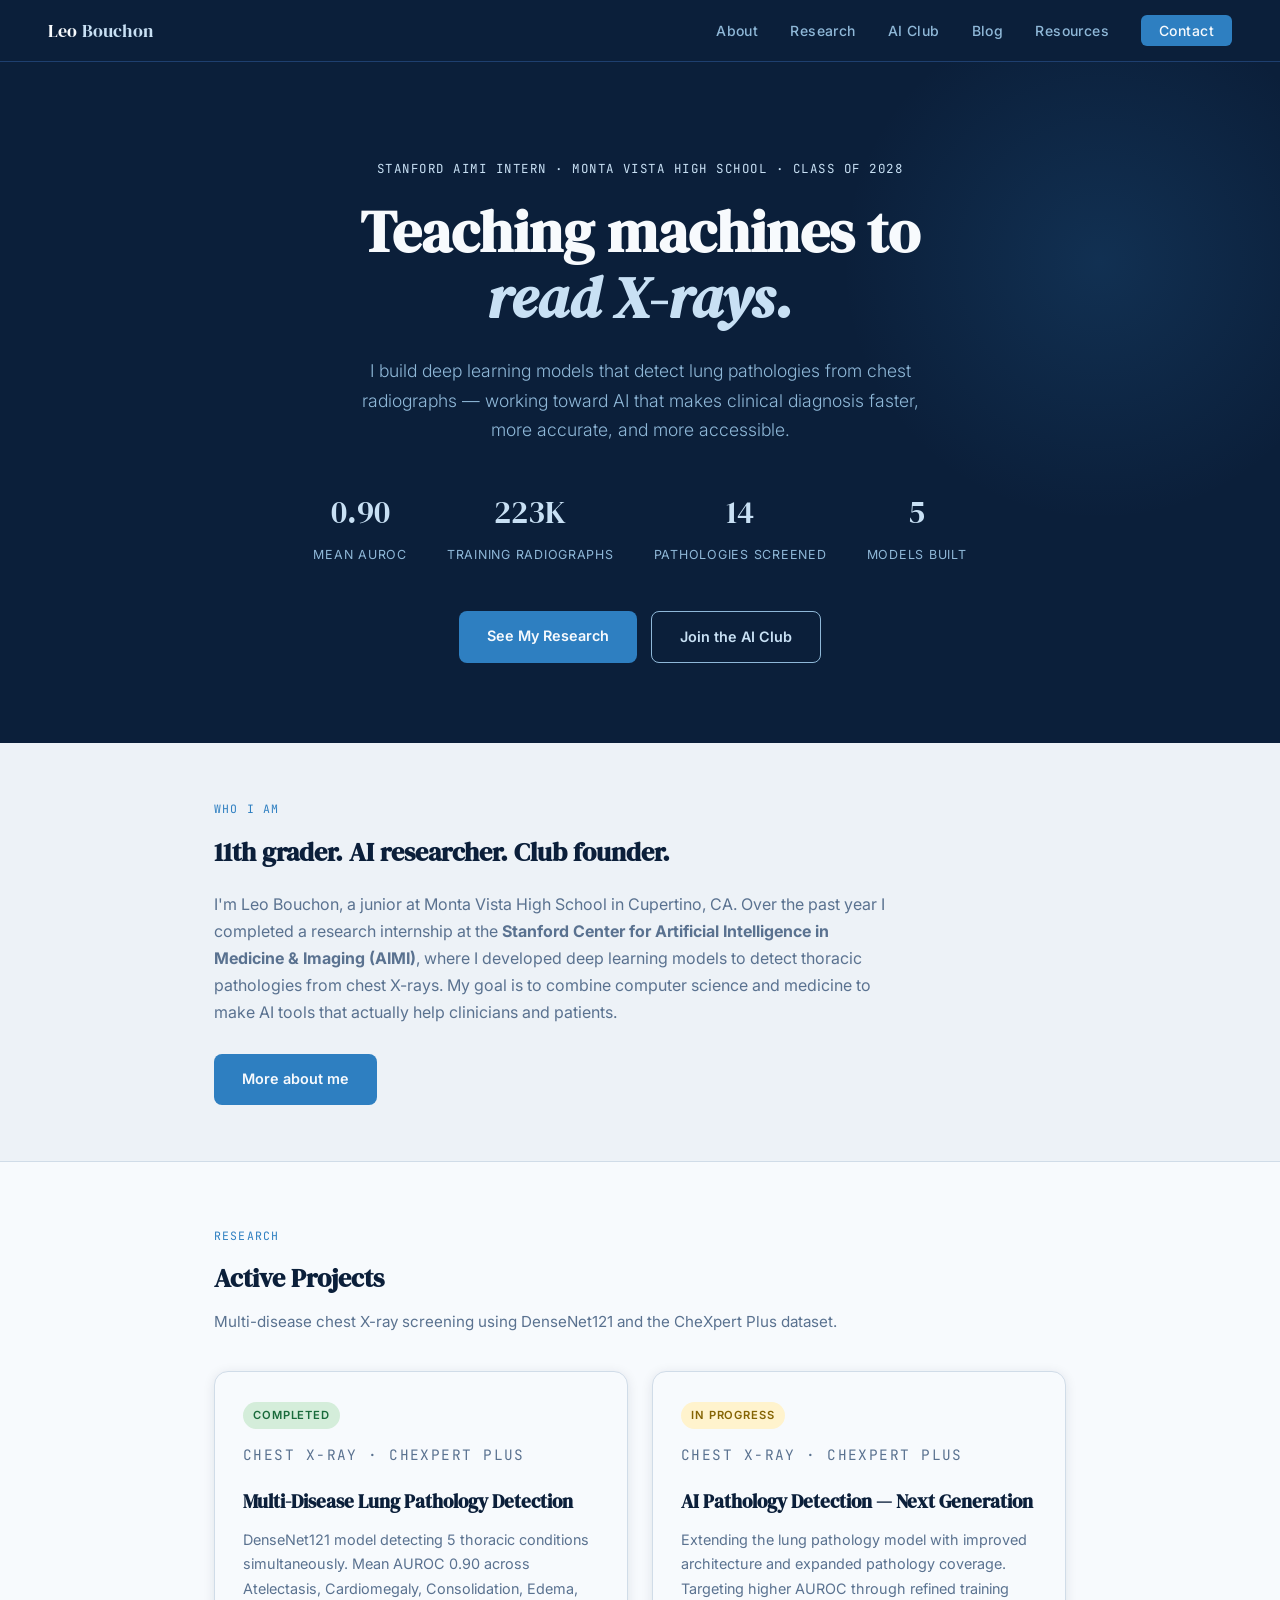
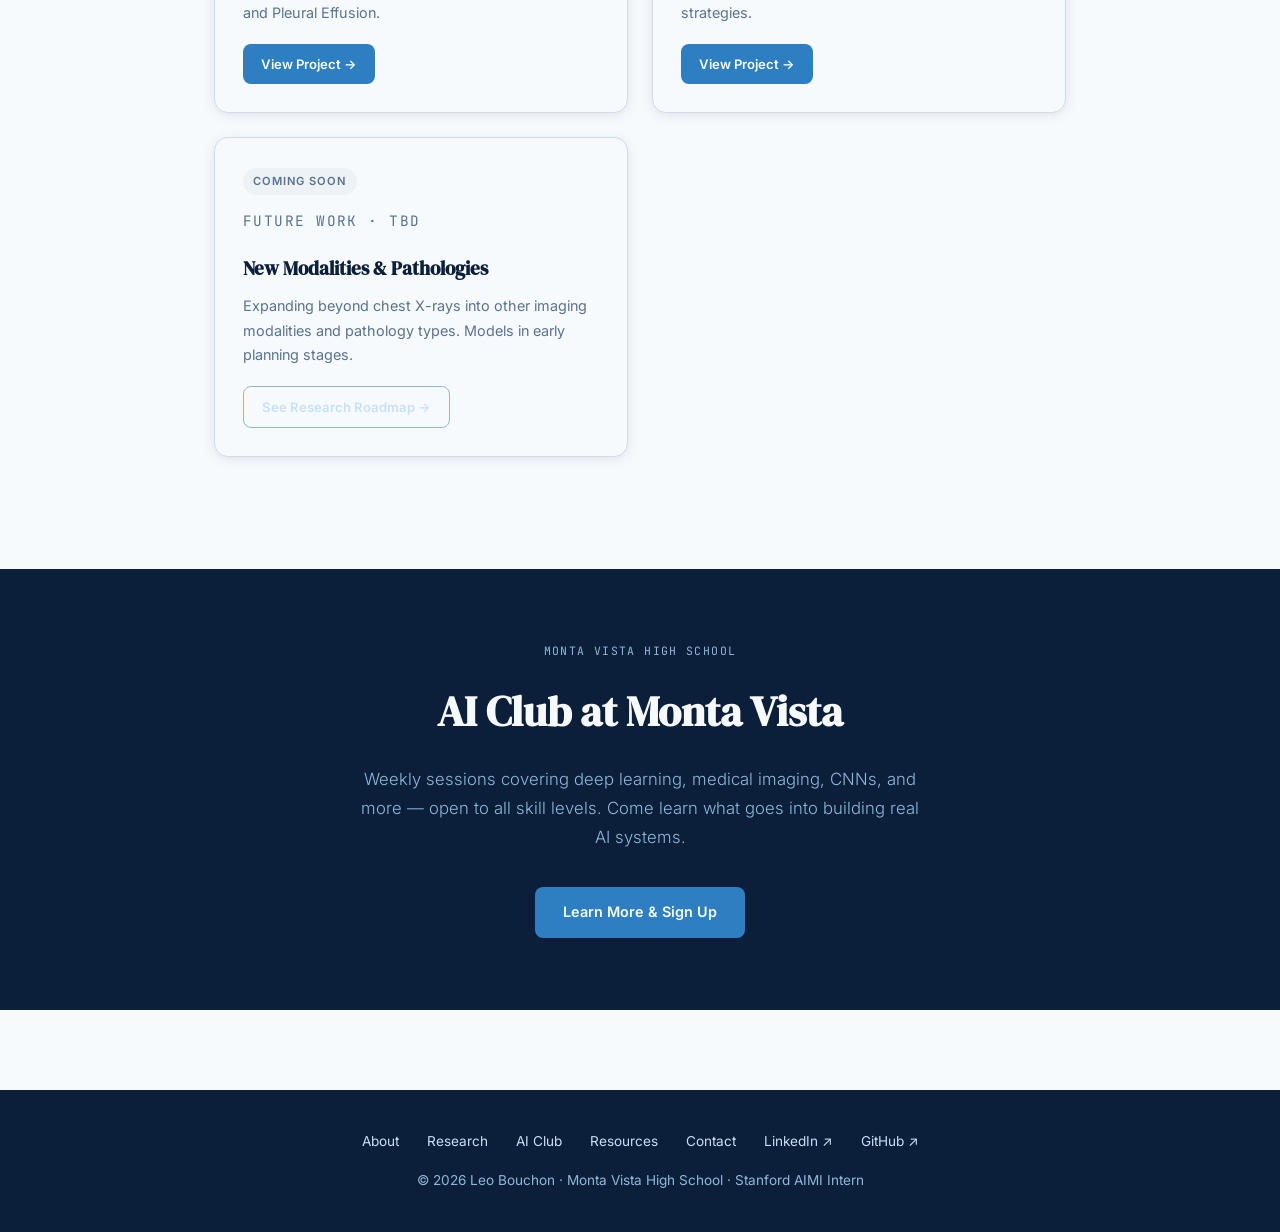
<file: index.html>
<!DOCTYPE html>
<html lang="en">
<head>
  <meta charset="UTF-8" />
  <meta name="viewport" content="width=device-width, initial-scale=1.0" />
  <title>Leo Bouchon — AI Medical Imaging</title>
  <link rel="stylesheet" href="style.css" />
</head>
<body>
<script src="nav.js"></script>

<!-- HERO -->
<section class="hero">
  <div class="hero-inner">
    <p class="hero-eyebrow">Stanford AIMI Intern · Monta Vista High School · Class of 2028</p>
    <h1>Teaching machines to<br><em>read X-rays.</em></h1>
    <p class="hero-sub">
      I build deep learning models that detect lung pathologies from chest radiographs —
      working toward AI that makes clinical diagnosis faster, more accurate, and more accessible.
    </p>
    <div class="hero-stats">
      <div>
        <span class="hero-stat-val">0.90</span>
        <span class="hero-stat-label">Mean AUROC</span>
      </div>
      <div>
        <span class="hero-stat-val">223K</span>
        <span class="hero-stat-label">Training Radiographs</span>
      </div>
      <div>
        <span class="hero-stat-val">14</span>
        <span class="hero-stat-label">Pathologies Screened</span>
      </div>
      <div>
        <span class="hero-stat-val">5</span>
        <span class="hero-stat-label">Models Built</span>
      </div>
    </div>
    <div class="btn-row">
      <a class="btn btn-primary" href="research.html">See My Research</a>
      <a class="btn btn-ghost" href="club.html">Join the AI Club</a>
    </div>
  </div>
</section>

<!-- ABOUT TEASER -->
<section style="background: var(--off-white); border-bottom: 1px solid var(--border);">
  <div class="main-content" style="padding-top: 56px; padding-bottom: 56px;">
    <p class="section-sub" style="margin-bottom: 12px; font-family: var(--font-mono); font-size: 0.72rem; letter-spacing: 0.1em; text-transform: uppercase; color: var(--accent);">Who I am</p>
    <h2 class="section-title">11th grader. AI researcher. Club founder.</h2>
    <p style="color: var(--text-muted); max-width: 680px; margin: 16px 0 28px;">
      I'm Leo Bouchon, a junior at Monta Vista High School in Cupertino, CA. Over the past year I completed a research internship at the <strong>Stanford Center for Artificial Intelligence in Medicine &amp; Imaging (AIMI)</strong>, where I developed deep learning models to detect thoracic pathologies from chest X-rays. My goal is to combine computer science and medicine to make AI tools that actually help clinicians and patients.
    </p>
    <a class="btn btn-primary" href="about.html">More about me</a>
  </div>
</section>

<!-- RESEARCH PREVIEW -->
<section>
  <div class="main-content">
    <p class="section-sub" style="font-family: var(--font-mono); font-size: 0.72rem; letter-spacing: 0.1em; text-transform: uppercase; color: var(--accent); margin-bottom: 12px;">Research</p>
    <h2 class="section-title">Active Projects</h2>
    <p class="section-sub">Multi-disease chest X-ray screening using DenseNet121 and the CheXpert Plus dataset.</p>

    <div class="card-grid">
      <div class="card">
        <span class="badge badge-complete">Completed</span>
        <p class="card-eyebrow">Chest X-Ray · CheXpert Plus</p>
        <h3>Multi-Disease Lung Pathology Detection</h3>
        <p>DenseNet121 model detecting 5 thoracic conditions simultaneously. Mean AUROC 0.90 across Atelectasis, Cardiomegaly, Consolidation, Edema, and Pleural Effusion.</p>
        <a class="btn btn-primary" href="research/lung-pathology.html">View Project →</a>
      </div>

      <div class="card">
        <span class="badge badge-progress">In Progress</span>
        <p class="card-eyebrow">Chest X-Ray · CheXpert Plus</p>
        <h3>AI Pathology Detection — Next Generation</h3>
        <p>Extending the lung pathology model with improved architecture and expanded pathology coverage. Targeting higher AUROC through refined training strategies.</p>
        <a class="btn btn-primary" href="research/ai-pathology.html">View Project →</a>
      </div>

      <div class="card">
        <span class="badge badge-soon">Coming Soon</span>
        <p class="card-eyebrow">Future Work · TBD</p>
        <h3>New Modalities &amp; Pathologies</h3>
        <p>Expanding beyond chest X-rays into other imaging modalities and pathology types. Models in early planning stages.</p>
        <a class="btn btn-ghost" href="research.html">See Research Roadmap →</a>
      </div>
    </div>
  </div>
</section>

<!-- AI CLUB CTA -->
<section style="background: var(--navy); color: var(--white); padding: 72px 48px; text-align: center;">
  <p style="font-family: var(--font-mono); font-size: 0.72rem; letter-spacing: 0.12em; text-transform: uppercase; color: var(--ice-dim); margin-bottom: 16px;">Monta Vista High School</p>
  <h2 style="font-family: var(--font-display); font-size: clamp(1.8rem, 4vw, 2.6rem); margin-bottom: 18px;">AI Club at Monta Vista</h2>
  <p style="color: var(--ice-dim); max-width: 560px; margin: 0 auto 36px; font-weight: 300; font-size: 1.05rem;">
    Weekly sessions covering deep learning, medical imaging, CNNs, and more — open to all skill levels. Come learn what goes into building real AI systems.
  </p>
  <a class="btn btn-primary" href="club.html">Learn More &amp; Sign Up</a>
</section>

</body>
</html>
</file>
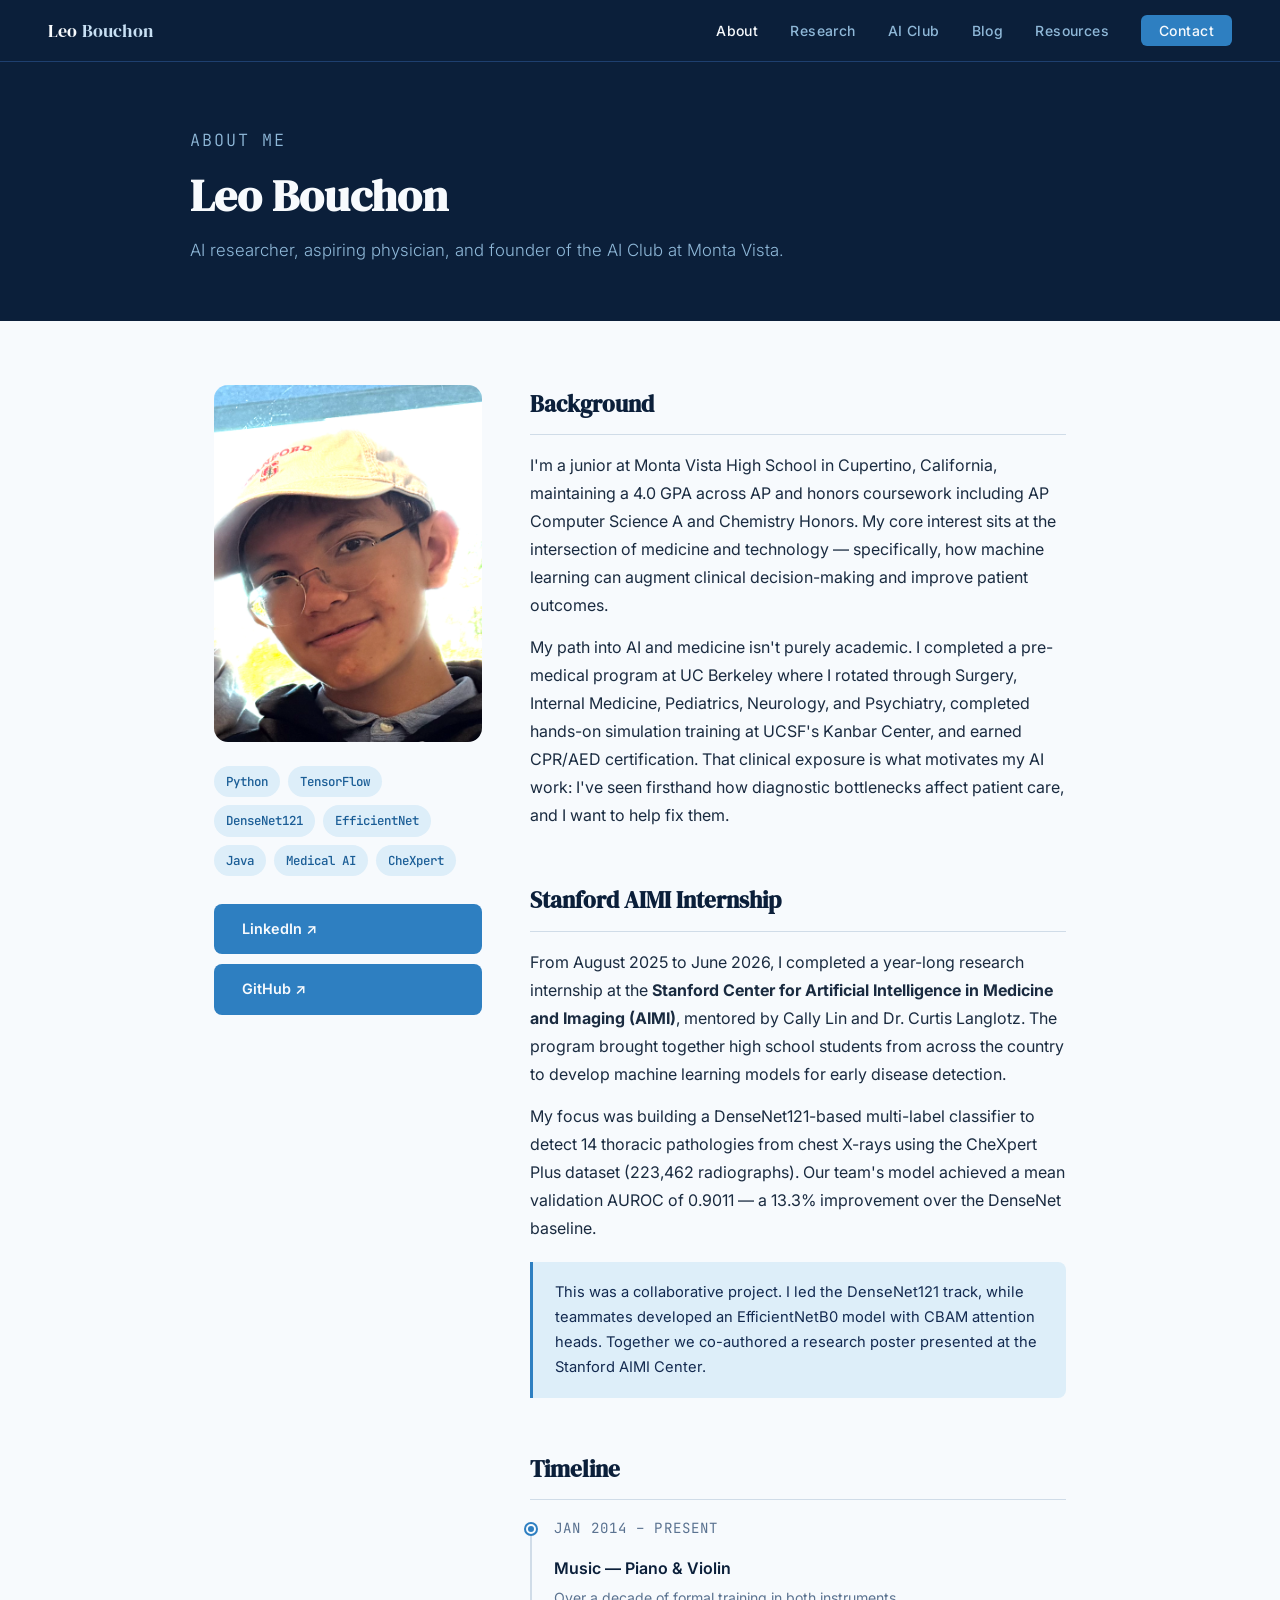
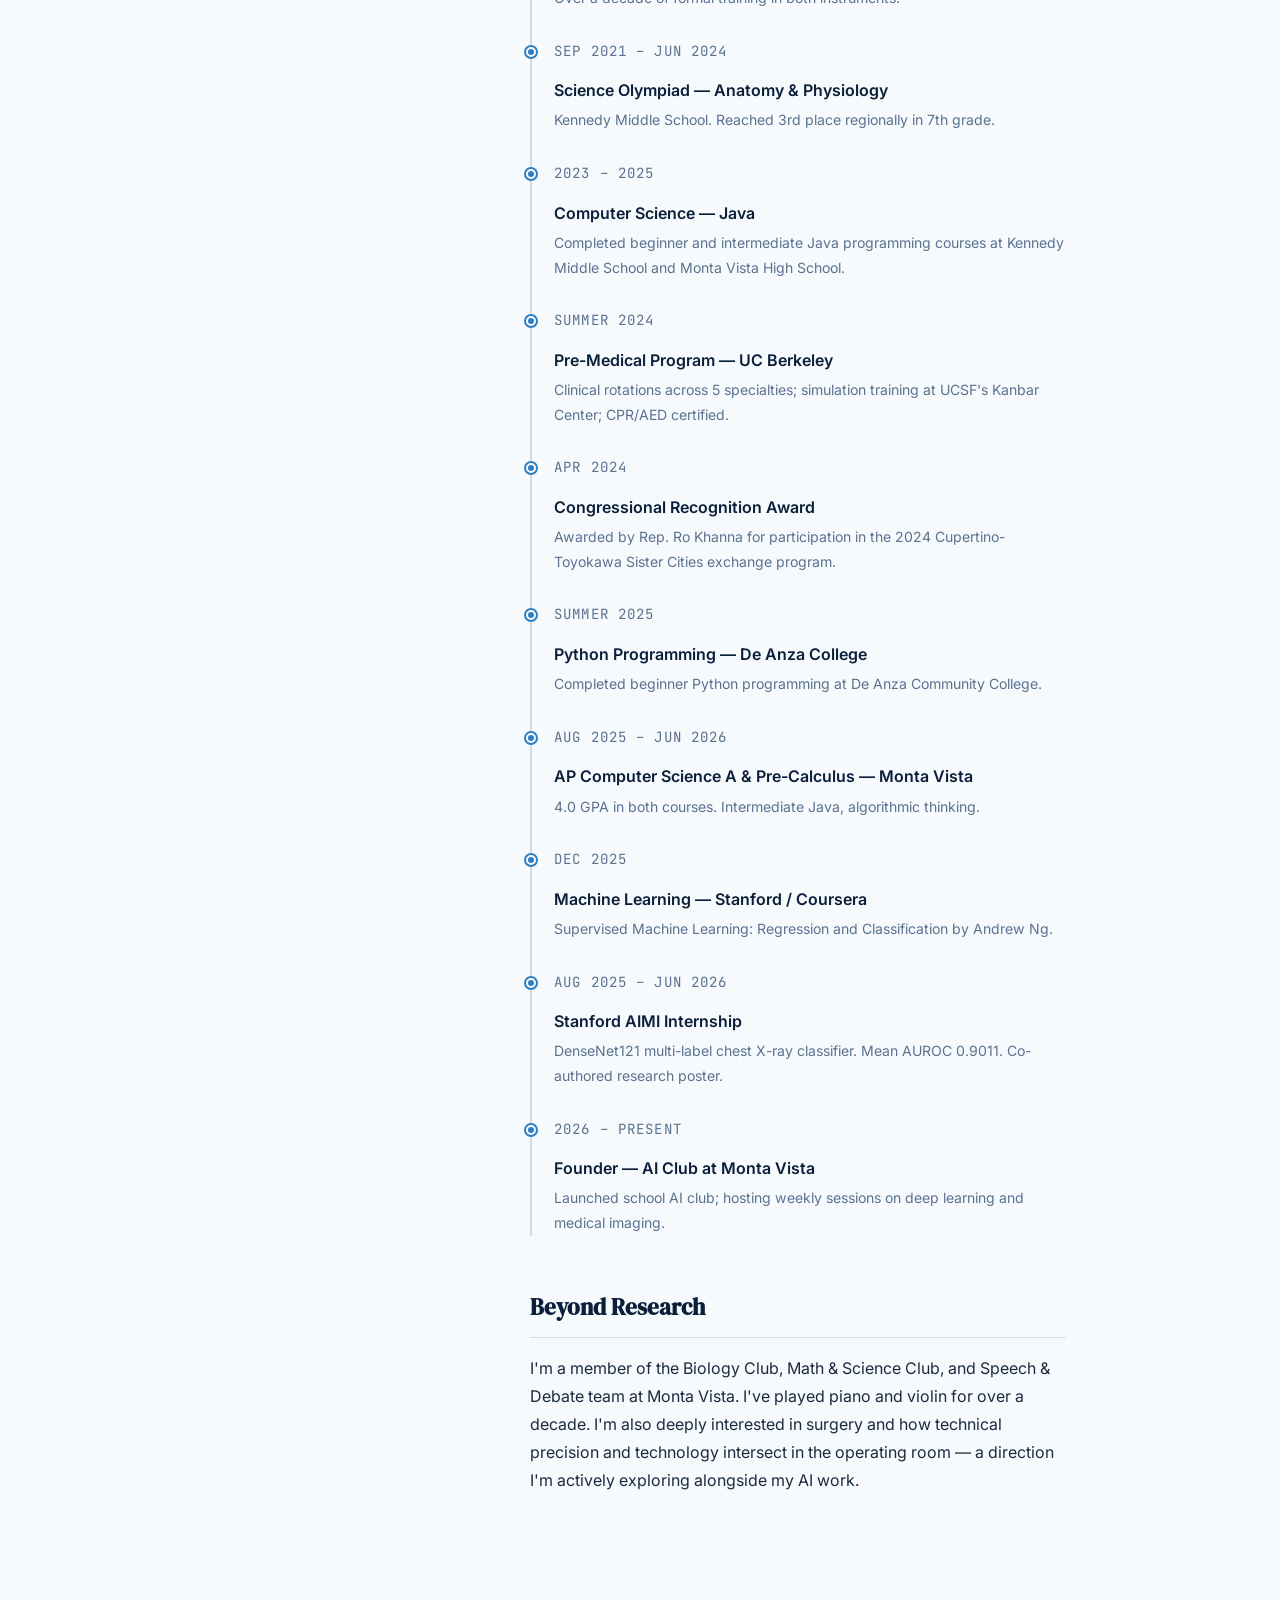
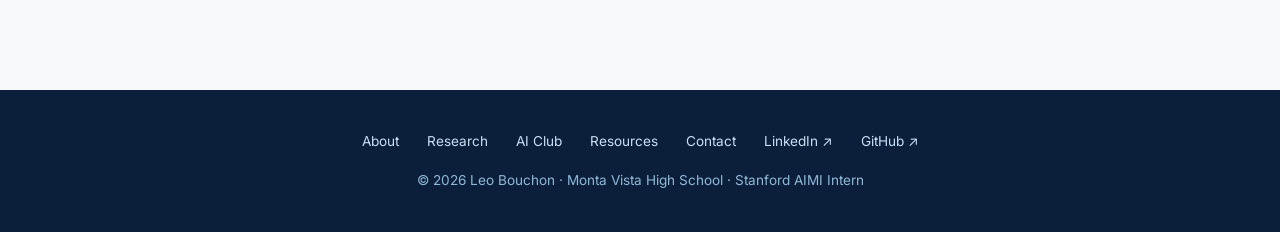
<file: about.html>
<!DOCTYPE html>
<html lang="en">
<head>
  <meta charset="UTF-8" />
  <meta name="viewport" content="width=device-width, initial-scale=1.0" />
  <title>About — Leo Bouchon</title>
  <link rel="stylesheet" href="style.css" />
</head>
<body>
<script src="nav.js"></script>

<section class="page-hero">
  <div class="page-hero-inner">
    <p class="page-eyebrow">About Me</p>
    <h1>Leo Bouchon</h1>
    <p>AI researcher, aspiring physician, and founder of the AI Club at Monta Vista.</p>
  </div>
</section>

<div class="main-content">
  <div class="about-grid">

    <!-- SIDEBAR -->
    <div class="about-sidebar">
      <img src="Selfie.png" alt="Leo Bouchon" class="profile-photo" />
      <div style="margin-top: 24px;">
        <div class="tags">
          <span class="tag">Python</span>
          <span class="tag">TensorFlow</span>
          <span class="tag">DenseNet121</span>
          <span class="tag">EfficientNet</span>
          <span class="tag">Java</span>
          <span class="tag">Medical AI</span>
          <span class="tag">CheXpert</span>
        </div>
      </div>
      <div style="margin-top: 28px; display: flex; flex-direction: column; gap: 10px;">
        <a class="btn btn-primary" href="https://www.linkedin.com/in/lbouchon/" target="_blank">LinkedIn ↗</a>
        <a class="btn btn-primary" href="https://github.com/leobouchon" target="_blank">GitHub ↗</a>
      </div>
    </div>

    <!-- MAIN BIO -->
    <div>
      <div class="content-section">
        <h2>Background</h2>
        <p>
          I'm a junior at Monta Vista High School in Cupertino, California, maintaining a 4.0 GPA across AP and honors coursework including AP Computer Science A and Chemistry Honors. My core interest sits at the intersection of medicine and technology — specifically, how machine learning can augment clinical decision-making and improve patient outcomes.
        </p>
        <p>
          My path into AI and medicine isn't purely academic. I completed a pre-medical program at UC Berkeley where I rotated through Surgery, Internal Medicine, Pediatrics, Neurology, and Psychiatry, completed hands-on simulation training at UCSF's Kanbar Center, and earned CPR/AED certification. That clinical exposure is what motivates my AI work: I've seen firsthand how diagnostic bottlenecks affect patient care, and I want to help fix them.
        </p>
      </div>

      <div class="content-section">
        <h2>Stanford AIMI Internship</h2>
        <p>
          From August 2025 to June 2026, I completed a year-long research internship at the <strong>Stanford Center for Artificial Intelligence in Medicine and Imaging (AIMI)</strong>, mentored by Cally Lin and Dr. Curtis Langlotz. The program brought together high school students from across the country to develop machine learning models for early disease detection.
        </p>
        <p>
          My focus was building a DenseNet121-based multi-label classifier to detect 14 thoracic pathologies from chest X-rays using the CheXpert Plus dataset (223,462 radiographs). Our team's model achieved a mean validation AUROC of 0.9011 — a 13.3% improvement over the DenseNet baseline.
        </p>
        <div class="info-box">
          This was a collaborative project. I led the DenseNet121 track, while teammates developed an EfficientNetB0 model with CBAM attention heads. Together we co-authored a research poster presented at the Stanford AIMI Center.
        </div>
      </div>

      <div class="content-section">
        <h2>Timeline</h2>
        <div class="timeline">
          <div class="timeline-item">
            <p class="timeline-date">Jan 2014 – Present</p>
            <h4>Music — Piano &amp; Violin</h4>
            <p>Over a decade of formal training in both instruments.</p>
          </div>
          <div class="timeline-item">
            <p class="timeline-date">Sep 2021 – Jun 2024</p>
            <h4>Science Olympiad — Anatomy &amp; Physiology</h4>
            <p>Kennedy Middle School. Reached 3rd place regionally in 7th grade.</p>
          </div>
          <div class="timeline-item">
            <p class="timeline-date">2023 – 2025</p>
            <h4>Computer Science — Java</h4>
            <p>Completed beginner and intermediate Java programming courses at Kennedy Middle School and Monta Vista High School.</p>
          </div>
          <div class="timeline-item">
            <p class="timeline-date">Summer 2024</p>
            <h4>Pre-Medical Program — UC Berkeley</h4>
            <p>Clinical rotations across 5 specialties; simulation training at UCSF's Kanbar Center; CPR/AED certified.</p>
          </div>
          <div class="timeline-item">
            <p class="timeline-date">Apr 2024</p>
            <h4>Congressional Recognition Award</h4>
            <p>Awarded by Rep. Ro Khanna for participation in the 2024 Cupertino-Toyokawa Sister Cities exchange program.</p>
          </div>
          <div class="timeline-item">
            <p class="timeline-date">Summer 2025</p>
            <h4>Python Programming — De Anza College</h4>
            <p>Completed beginner Python programming at De Anza Community College.</p>
          </div>
          <div class="timeline-item">
            <p class="timeline-date">Aug 2025 – Jun 2026</p>
            <h4>AP Computer Science A &amp; Pre-Calculus — Monta Vista</h4>
            <p>4.0 GPA in both courses. Intermediate Java, algorithmic thinking.</p>
          </div>
          <div class="timeline-item">
            <p class="timeline-date">Dec 2025</p>
            <h4>Machine Learning — Stanford / Coursera</h4>
            <p>Supervised Machine Learning: Regression and Classification by Andrew Ng.</p>
          </div>
          <div class="timeline-item">
            <p class="timeline-date">Aug 2025 – Jun 2026</p>
            <h4>Stanford AIMI Internship</h4>
            <p>DenseNet121 multi-label chest X-ray classifier. Mean AUROC 0.9011. Co-authored research poster.</p>
          </div>
          <div class="timeline-item">
            <p class="timeline-date">2026 – Present</p>
            <h4>Founder — AI Club at Monta Vista</h4>
            <p>Launched school AI club; hosting weekly sessions on deep learning and medical imaging.</p>
          </div>
        </div>
      </div>

      <div class="content-section">
        <h2>Beyond Research</h2>
        <p>
          I'm a member of the Biology Club, Math &amp; Science Club, and Speech &amp; Debate team at Monta Vista. I've played piano and violin for over a decade. I'm also deeply interested in surgery and how technical precision and technology intersect in the operating room — a direction I'm actively exploring alongside my AI work.
        </p>
      </div>
    </div>
  </div>
</div>

</body>
</html>
</file>
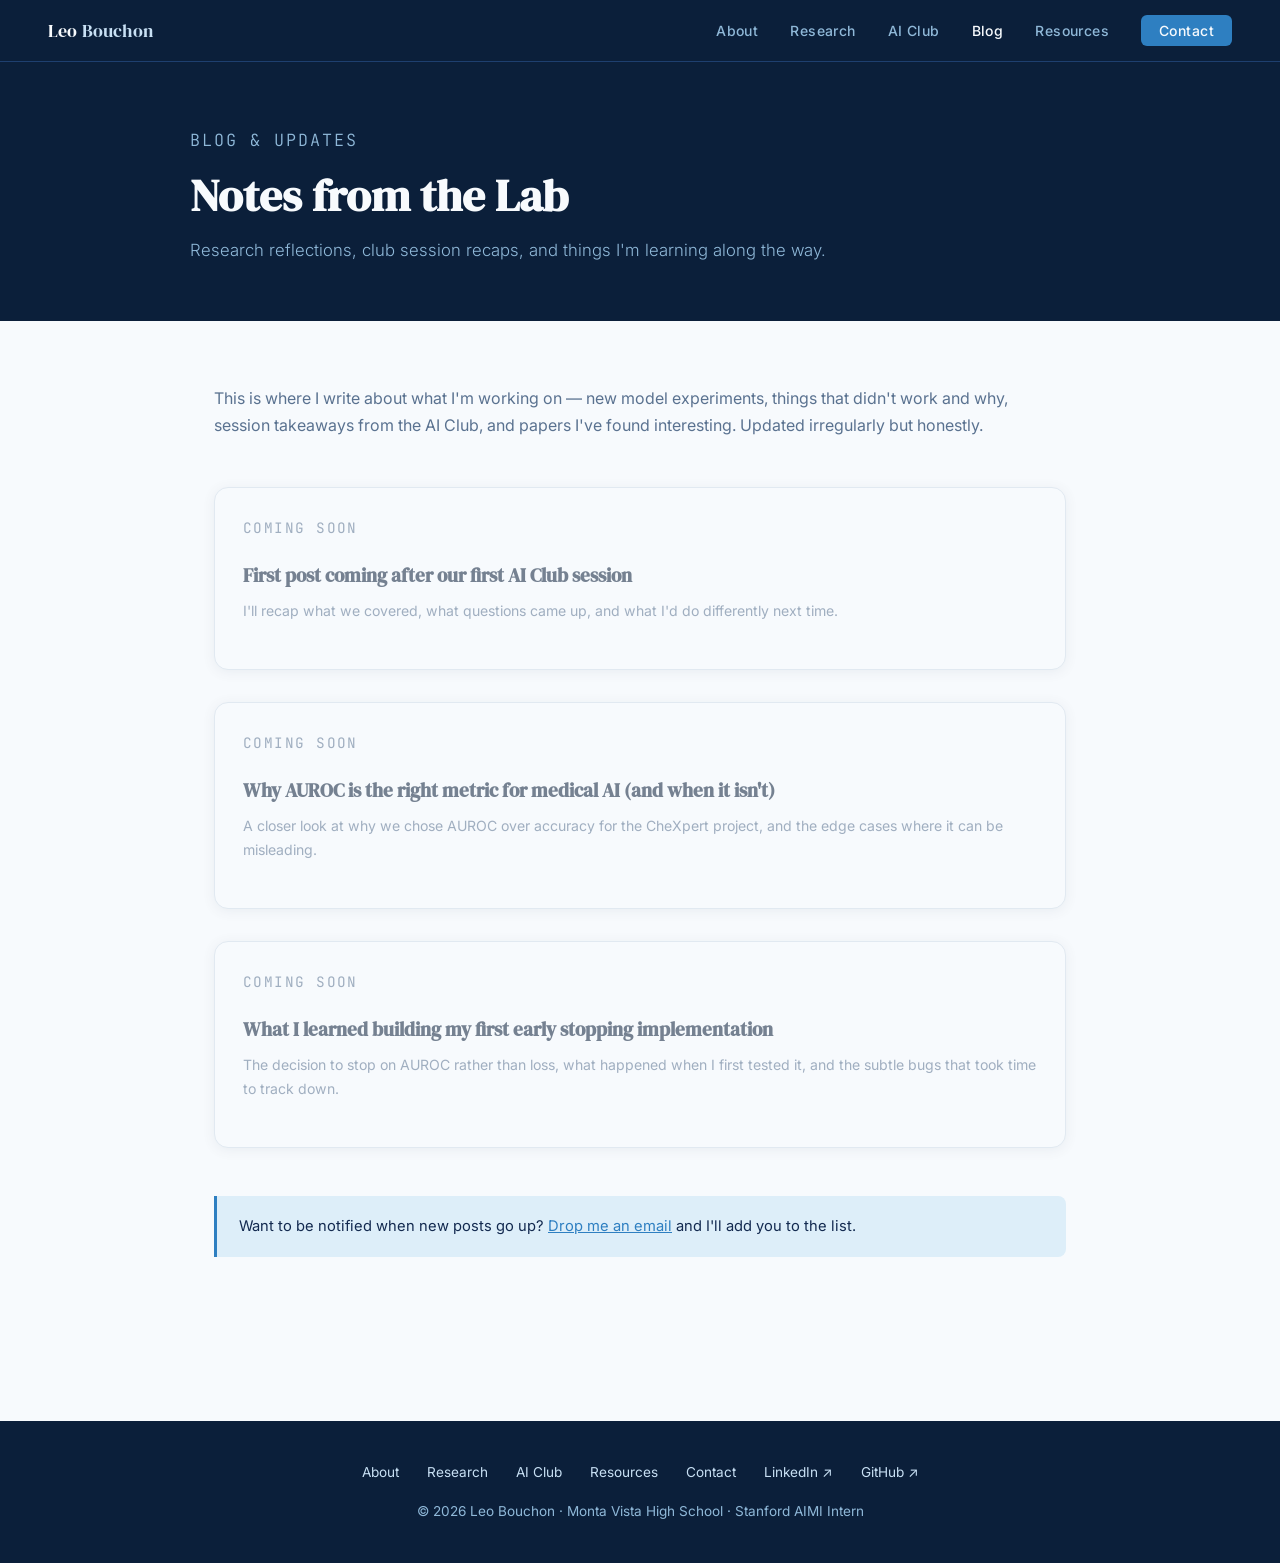
<file: blog.html>
<!DOCTYPE html>
<html lang="en">
<head>
  <meta charset="UTF-8" />
  <meta name="viewport" content="width=device-width, initial-scale=1.0" />
  <title>Blog — Leo Bouchon</title>
  <link rel="stylesheet" href="style.css" />
</head>
<body>
<script src="nav.js"></script>

<section class="page-hero">
  <div class="page-hero-inner">
    <p class="page-eyebrow">Blog &amp; Updates</p>
    <h1>Notes from the Lab</h1>
    <p>Research reflections, club session recaps, and things I'm learning along the way.</p>
  </div>
</section>

<div class="main-content">
  <p style="color: var(--text-muted); margin-bottom: 48px;">
    This is where I write about what I'm working on — new model experiments, things that didn't work and why, session takeaways from the AI Club, and papers I've found interesting. Updated irregularly but honestly.
  </p>

  <!-- PLACEHOLDER POSTS -->
  <div style="display: flex; flex-direction: column; gap: 32px;">

    <div class="card" style="opacity: 0.55;">
      <p class="card-eyebrow">Coming Soon</p>
      <h3 style="font-family: var(--font-display); font-size: 1.2rem; color: var(--navy); margin-bottom: 8px;">First post coming after our first AI Club session</h3>
      <p style="font-size: 0.88rem; color: var(--text-muted);">I'll recap what we covered, what questions came up, and what I'd do differently next time.</p>
    </div>

    <div class="card" style="opacity: 0.55;">
      <p class="card-eyebrow">Coming Soon</p>
      <h3 style="font-family: var(--font-display); font-size: 1.2rem; color: var(--navy); margin-bottom: 8px;">Why AUROC is the right metric for medical AI (and when it isn't)</h3>
      <p style="font-size: 0.88rem; color: var(--text-muted);">A closer look at why we chose AUROC over accuracy for the CheXpert project, and the edge cases where it can be misleading.</p>
    </div>

    <div class="card" style="opacity: 0.55;">
      <p class="card-eyebrow">Coming Soon</p>
      <h3 style="font-family: var(--font-display); font-size: 1.2rem; color: var(--navy); margin-bottom: 8px;">What I learned building my first early stopping implementation</h3>
      <p style="font-size: 0.88rem; color: var(--text-muted);">The decision to stop on AUROC rather than loss, what happened when I first tested it, and the subtle bugs that took time to track down.</p>
    </div>

  </div>

  <div class="info-box" style="margin-top: 48px;">
    Want to be notified when new posts go up? <a href="contact.html" style="color: var(--accent);">Drop me an email</a> and I'll add you to the list.
  </div>
</div>

</body>
</html>
</file>
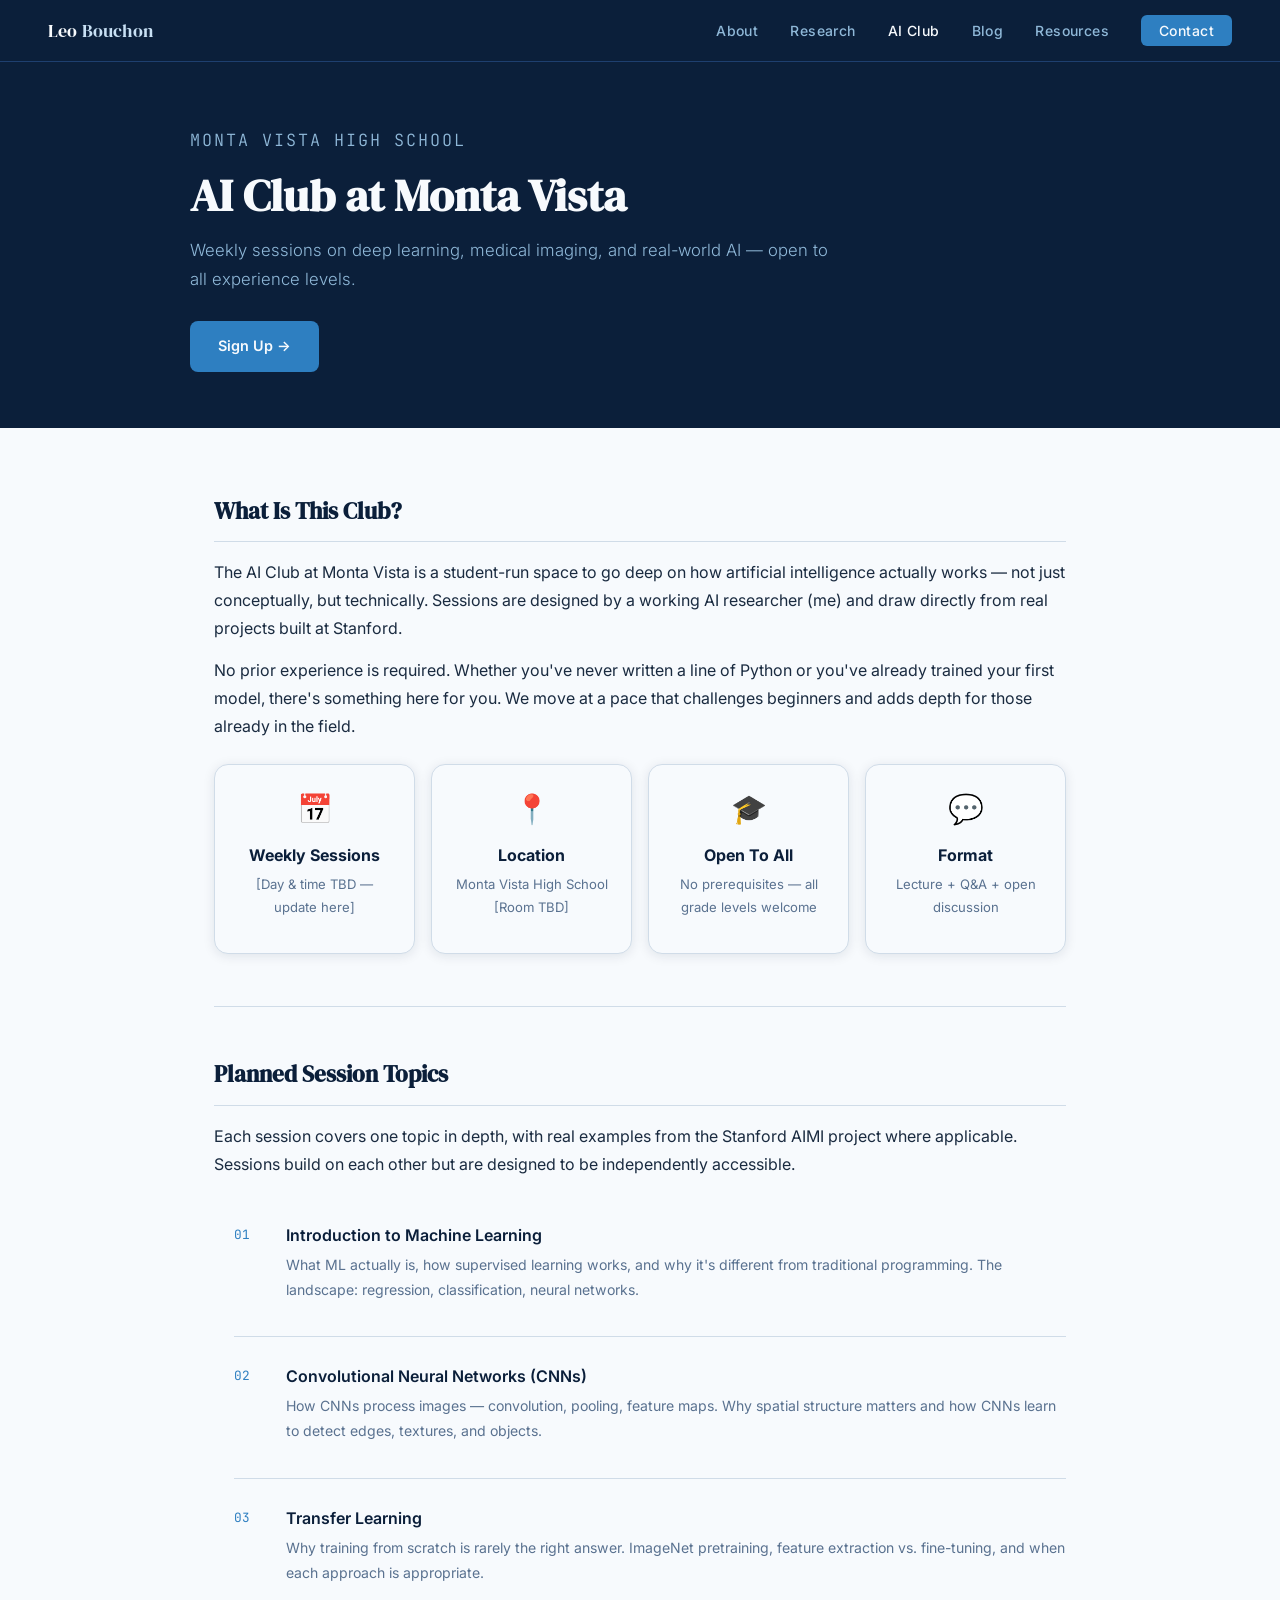
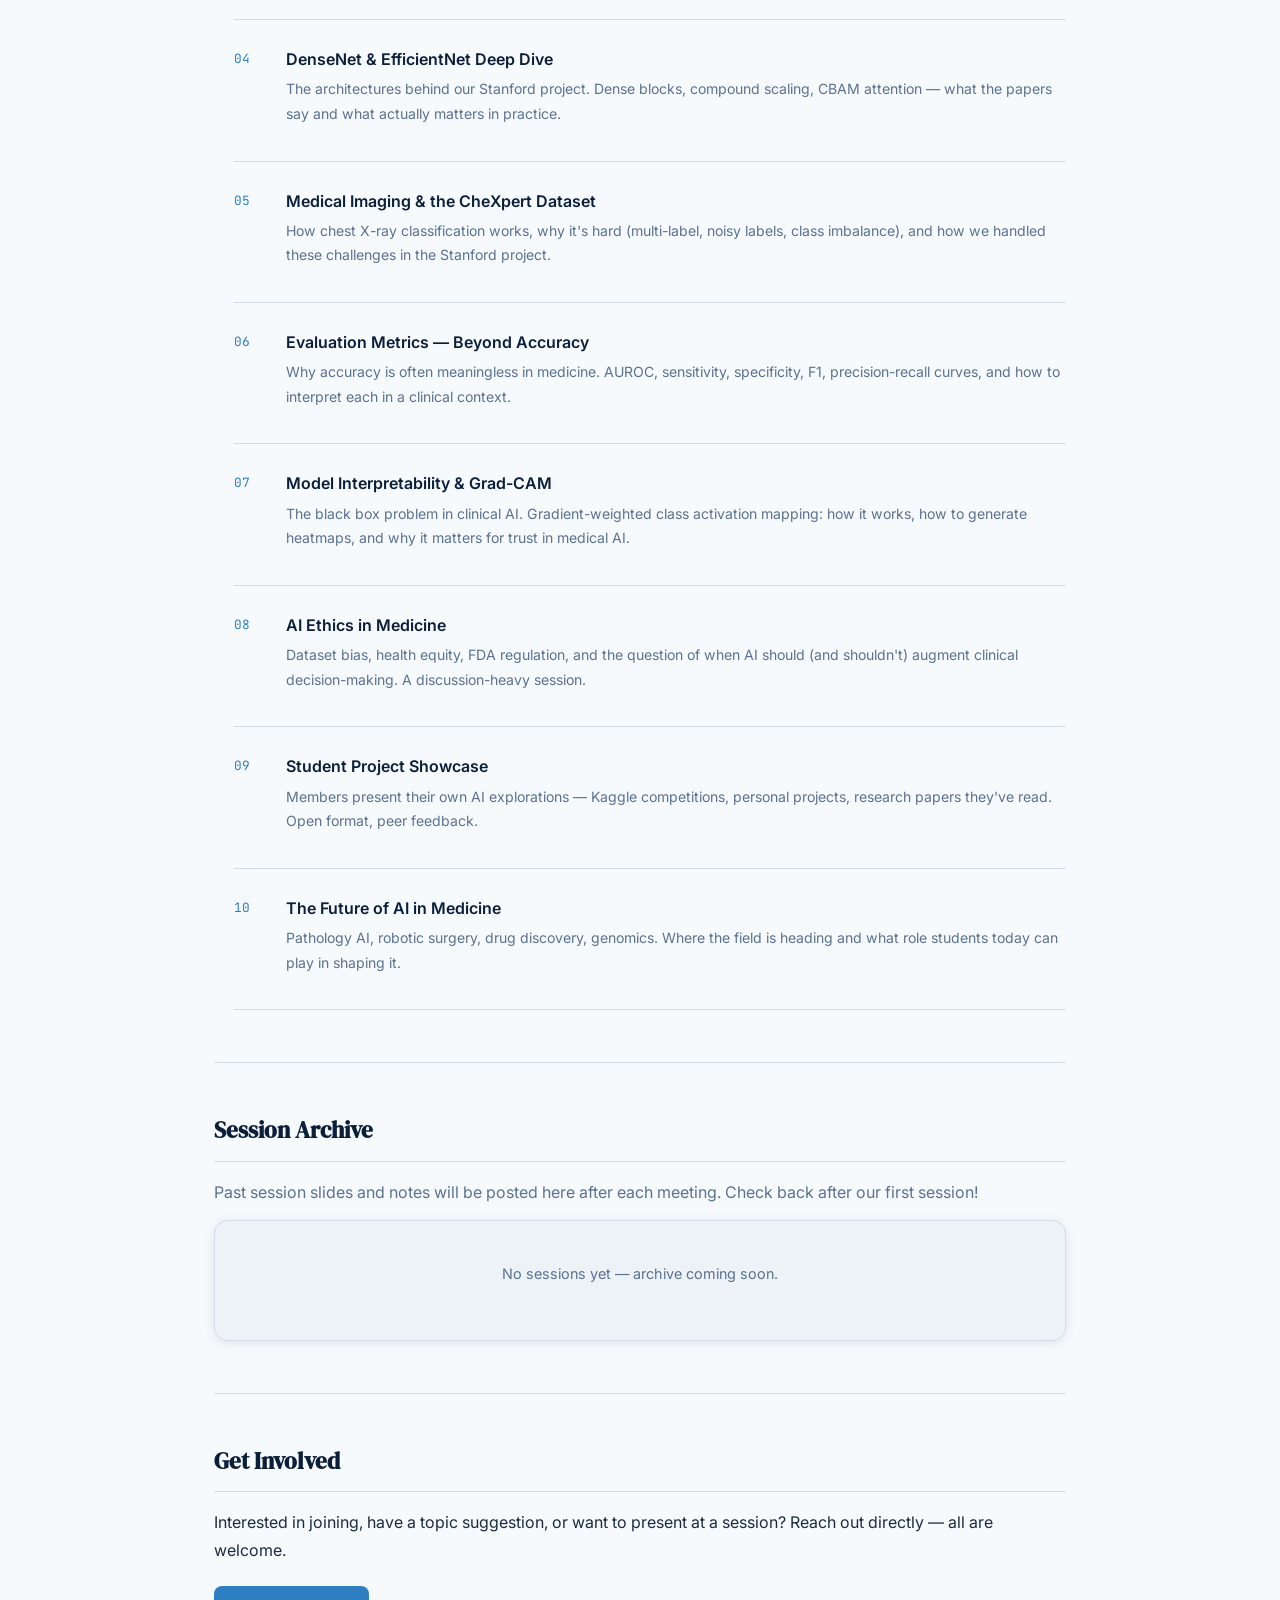
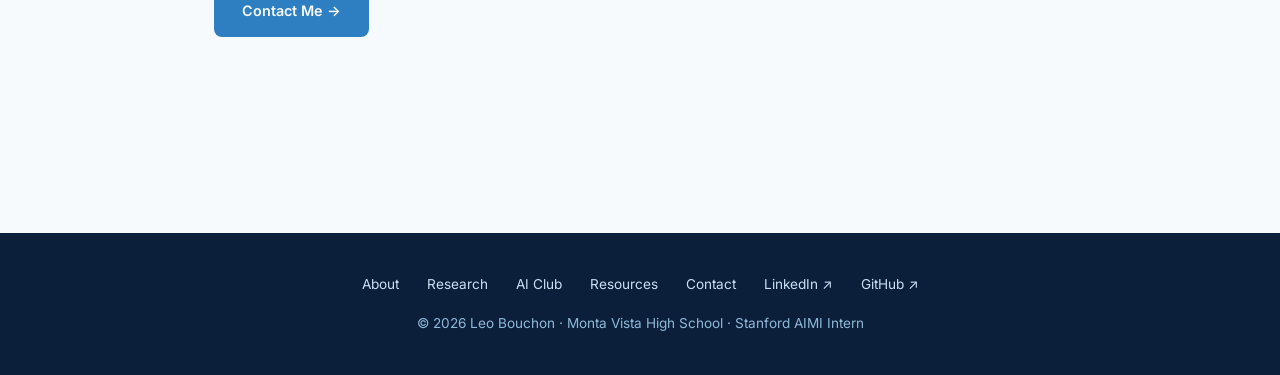
<file: club.html>
<!DOCTYPE html>
<html lang="en">
<head>
  <meta charset="UTF-8" />
  <meta name="viewport" content="width=device-width, initial-scale=1.0" />
  <title>AI Club — Leo Bouchon</title>
  <link rel="stylesheet" href="style.css" />
</head>
<body>
<script src="nav.js"></script>

<section class="page-hero">
  <div class="page-hero-inner">
    <p class="page-eyebrow">Monta Vista High School</p>
    <h1>AI Club at Monta Vista</h1>
    <p>Weekly sessions on deep learning, medical imaging, and real-world AI — open to all experience levels.</p>
    <div style="margin-top: 28px;">
      <a class="btn btn-primary" href="contact.html">Sign Up →</a>
    </div>
  </div>
</section>

<div class="main-content">

  <!-- ABOUT THE CLUB -->
  <div class="content-section">
    <h2>What Is This Club?</h2>
    <p>
      The AI Club at Monta Vista is a student-run space to go deep on how artificial intelligence actually works — not just conceptually, but technically. Sessions are designed by a working AI researcher (me) and draw directly from real projects built at Stanford.
    </p>
    <p>
      No prior experience is required. Whether you've never written a line of Python or you've already trained your first model, there's something here for you. We move at a pace that challenges beginners and adds depth for those already in the field.
    </p>
    <div style="display: grid; grid-template-columns: repeat(auto-fill, minmax(200px, 1fr)); gap: 16px; margin-top: 24px;">
      <div class="card" style="text-align: center; padding: 20px;">
        <div style="font-size: 1.8rem; margin-bottom: 8px;">📅</div>
        <h4 style="color: var(--navy); margin-bottom: 4px;">Weekly Sessions</h4>
        <p style="font-size: 0.82rem; color: var(--text-muted);">[Day &amp; time TBD — update here]</p>
      </div>
      <div class="card" style="text-align: center; padding: 20px;">
        <div style="font-size: 1.8rem; margin-bottom: 8px;">📍</div>
        <h4 style="color: var(--navy); margin-bottom: 4px;">Location</h4>
        <p style="font-size: 0.82rem; color: var(--text-muted);">Monta Vista High School<br>[Room TBD]</p>
      </div>
      <div class="card" style="text-align: center; padding: 20px;">
        <div style="font-size: 1.8rem; margin-bottom: 8px;">🎓</div>
        <h4 style="color: var(--navy); margin-bottom: 4px;">Open To All</h4>
        <p style="font-size: 0.82rem; color: var(--text-muted);">No prerequisites — all grade levels welcome</p>
      </div>
      <div class="card" style="text-align: center; padding: 20px;">
        <div style="font-size: 1.8rem; margin-bottom: 8px;">💬</div>
        <h4 style="color: var(--navy); margin-bottom: 4px;">Format</h4>
        <p style="font-size: 0.82rem; color: var(--text-muted);">Lecture + Q&amp;A + open discussion</p>
      </div>
    </div>
  </div>

  <hr class="divider" />

  <!-- PLANNED SESSIONS -->
  <div class="content-section">
    <h2>Planned Session Topics</h2>
    <p>Each session covers one topic in depth, with real examples from the Stanford AIMI project where applicable. Sessions build on each other but are designed to be independently accessible.</p>

    <ul class="session-list" style="margin-top: 24px;">
      <li class="session-item">
        <span class="session-num">01</span>
        <div>
          <h4>Introduction to Machine Learning</h4>
          <p>What ML actually is, how supervised learning works, and why it's different from traditional programming. The landscape: regression, classification, neural networks.</p>
        </div>
      </li>
      <li class="session-item">
        <span class="session-num">02</span>
        <div>
          <h4>Convolutional Neural Networks (CNNs)</h4>
          <p>How CNNs process images — convolution, pooling, feature maps. Why spatial structure matters and how CNNs learn to detect edges, textures, and objects.</p>
        </div>
      </li>
      <li class="session-item">
        <span class="session-num">03</span>
        <div>
          <h4>Transfer Learning</h4>
          <p>Why training from scratch is rarely the right answer. ImageNet pretraining, feature extraction vs. fine-tuning, and when each approach is appropriate.</p>
        </div>
      </li>
      <li class="session-item">
        <span class="session-num">04</span>
        <div>
          <h4>DenseNet &amp; EfficientNet Deep Dive</h4>
          <p>The architectures behind our Stanford project. Dense blocks, compound scaling, CBAM attention — what the papers say and what actually matters in practice.</p>
        </div>
      </li>
      <li class="session-item">
        <span class="session-num">05</span>
        <div>
          <h4>Medical Imaging &amp; the CheXpert Dataset</h4>
          <p>How chest X-ray classification works, why it's hard (multi-label, noisy labels, class imbalance), and how we handled these challenges in the Stanford project.</p>
        </div>
      </li>
      <li class="session-item">
        <span class="session-num">06</span>
        <div>
          <h4>Evaluation Metrics — Beyond Accuracy</h4>
          <p>Why accuracy is often meaningless in medicine. AUROC, sensitivity, specificity, F1, precision-recall curves, and how to interpret each in a clinical context.</p>
        </div>
      </li>
      <li class="session-item">
        <span class="session-num">07</span>
        <div>
          <h4>Model Interpretability &amp; Grad-CAM</h4>
          <p>The black box problem in clinical AI. Gradient-weighted class activation mapping: how it works, how to generate heatmaps, and why it matters for trust in medical AI.</p>
        </div>
      </li>
      <li class="session-item">
        <span class="session-num">08</span>
        <div>
          <h4>AI Ethics in Medicine</h4>
          <p>Dataset bias, health equity, FDA regulation, and the question of when AI should (and shouldn't) augment clinical decision-making. A discussion-heavy session.</p>
        </div>
      </li>
      <li class="session-item">
        <span class="session-num">09</span>
        <div>
          <h4>Student Project Showcase</h4>
          <p>Members present their own AI explorations — Kaggle competitions, personal projects, research papers they've read. Open format, peer feedback.</p>
        </div>
      </li>
      <li class="session-item">
        <span class="session-num">10</span>
        <div>
          <h4>The Future of AI in Medicine</h4>
          <p>Pathology AI, robotic surgery, drug discovery, genomics. Where the field is heading and what role students today can play in shaping it.</p>
        </div>
      </li>
    </ul>
  </div>

  <hr class="divider" />

  <!-- SESSION ARCHIVE -->
  <div class="content-section">
    <h2>Session Archive</h2>
    <p style="color: var(--text-muted);">
      Past session slides and notes will be posted here after each meeting. Check back after our first session!
    </p>
    <div class="card" style="background: var(--off-white); text-align: center; padding: 40px;">
      <p style="color: var(--text-muted); font-size: 0.9rem;">No sessions yet — archive coming soon.</p>
    </div>
  </div>

  <hr class="divider" />

  <!-- SIGNUP -->
  <div class="content-section">
    <h2>Get Involved</h2>
    <p>
      Interested in joining, have a topic suggestion, or want to present at a session? Reach out directly — all are welcome.
    </p>
    <a class="btn btn-primary" href="contact.html" style="margin-top: 8px;">Contact Me →</a>
  </div>

</div>

</body>
</html>
</file>
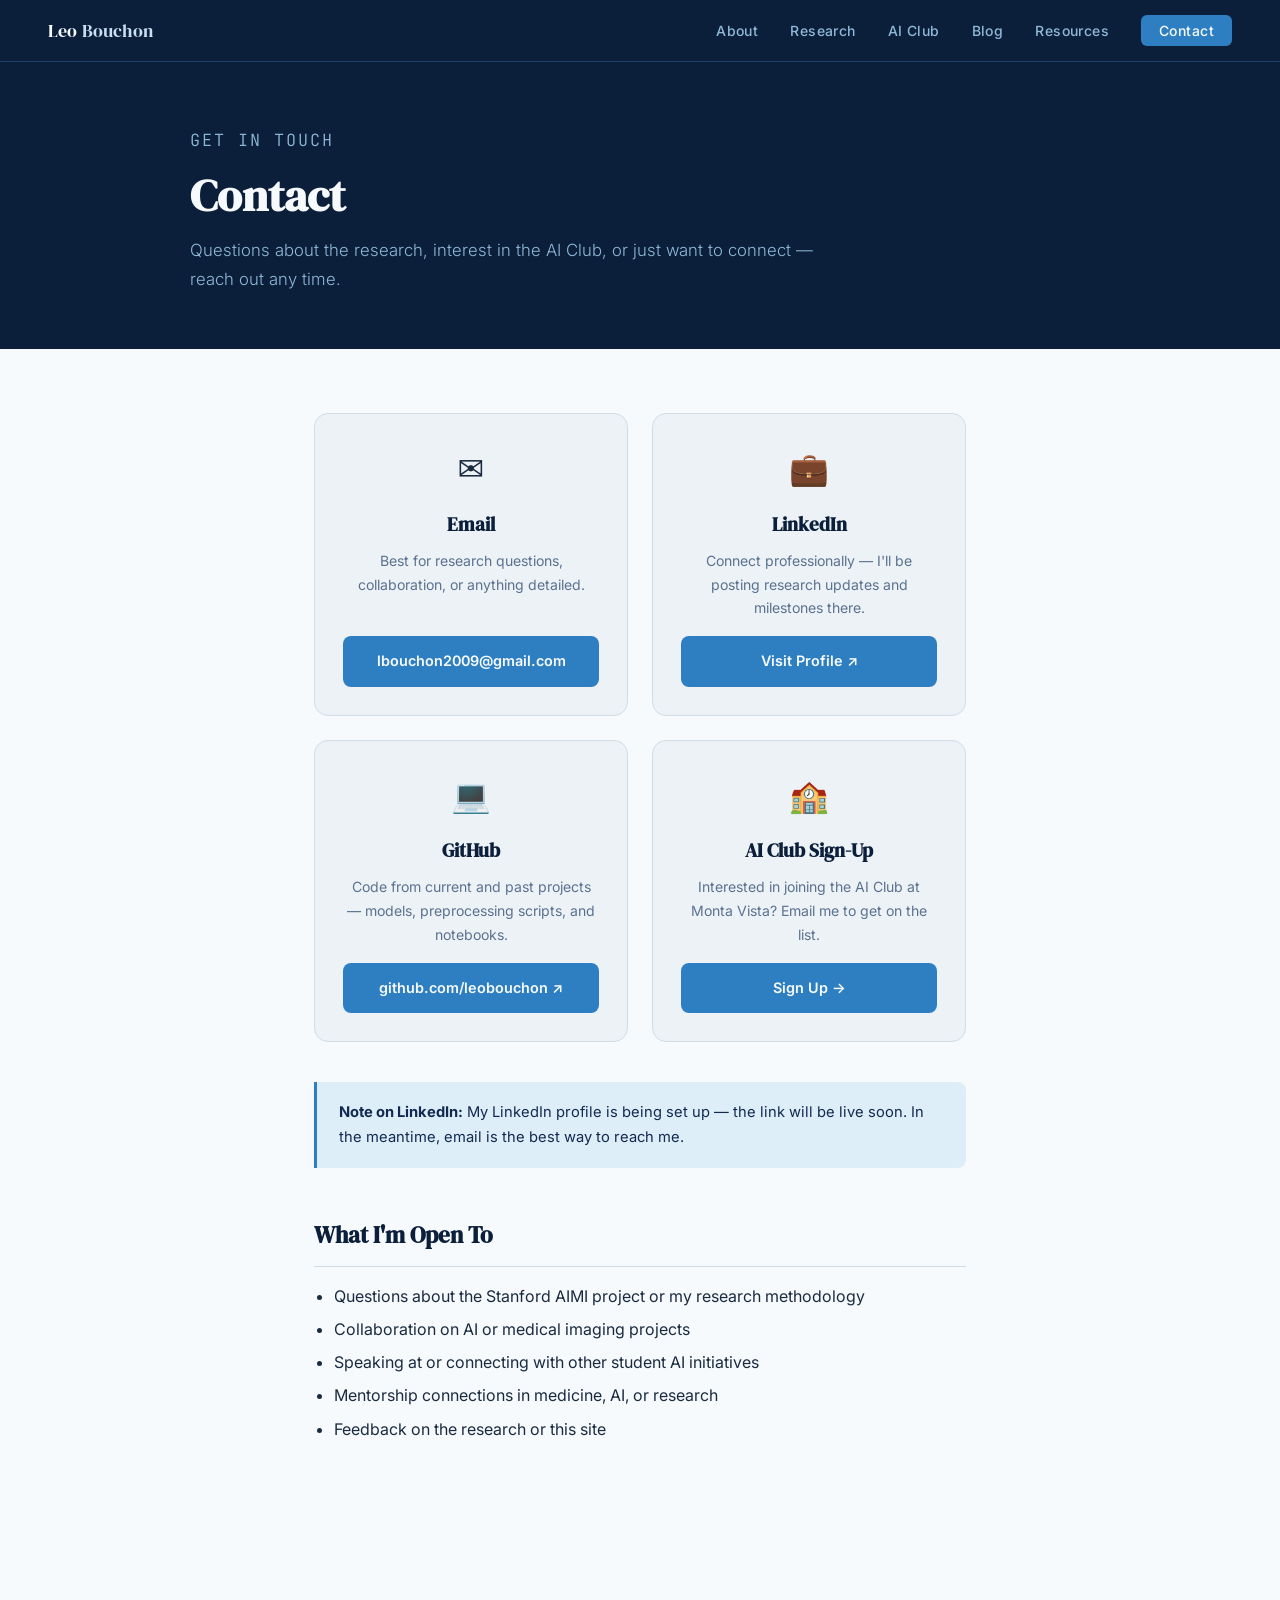
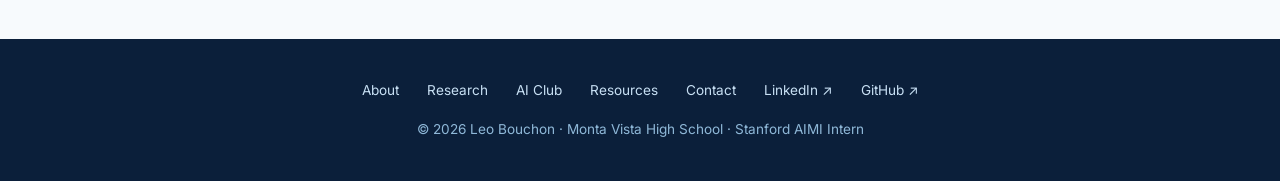
<file: contact.html>
<!DOCTYPE html>
<html lang="en">
<head>
  <meta charset="UTF-8" />
  <meta name="viewport" content="width=device-width, initial-scale=1.0" />
  <title>Contact — Leo Bouchon</title>
  <link rel="stylesheet" href="style.css" />
</head>
<body>
<script src="nav.js"></script>

<section class="page-hero">
  <div class="page-hero-inner">
    <p class="page-eyebrow">Get in Touch</p>
    <h1>Contact</h1>
    <p>Questions about the research, interest in the AI Club, or just want to connect — reach out any time.</p>
  </div>
</section>

<div class="main-content" style="max-width: 700px;">

  <div class="contact-grid" style="margin-bottom: 40px;">
    <div class="contact-card">
      <div class="contact-icon">✉️</div>
      <h3>Email</h3>
      <p>Best for research questions, collaboration, or anything detailed.</p>
      <a class="btn btn-primary" href="mailto:lbouchon2009@gmail.com">lbouchon2009@gmail.com</a>
    </div>

    <div class="contact-card">
      <div class="contact-icon">💼</div>
      <h3>LinkedIn</h3>
      <p>Connect professionally — I'll be posting research updates and milestones there.</p>
      <a class="btn btn-primary" href="https://www.linkedin.com/in/lbouchon/" target="_blank">Visit Profile ↗</a>
    </div>

    <div class="contact-card">
      <div class="contact-icon">💻</div>
      <h3>GitHub</h3>
      <p>Code from current and past projects — models, preprocessing scripts, and notebooks.</p>
      <a class="btn btn-primary" href="https://github.com/leobouchon" target="_blank">github.com/leobouchon ↗</a>
    </div>

    <div class="contact-card">
      <div class="contact-icon">🏫</div>
      <h3>AI Club Sign-Up</h3>
      <p>Interested in joining the AI Club at Monta Vista? Email me to get on the list.</p>
      <a class="btn btn-primary" href="mailto:lbouchon2009@gmail.com?subject=AI Club Sign-Up">Sign Up →</a>
    </div>
  </div>

  <div class="info-box">
    <strong>Note on LinkedIn:</strong> My LinkedIn profile is being set up — the link will be live soon. In the meantime, email is the best way to reach me.
  </div>

  <div class="content-section" style="margin-top: 48px;">
    <h2>What I'm Open To</h2>
    <ul>
      <li>Questions about the Stanford AIMI project or my research methodology</li>
      <li>Collaboration on AI or medical imaging projects</li>
      <li>Speaking at or connecting with other student AI initiatives</li>
      <li>Mentorship connections in medicine, AI, or research</li>
      <li>Feedback on the research or this site</li>
    </ul>
  </div>
</div>

</body>
</html>
</file>
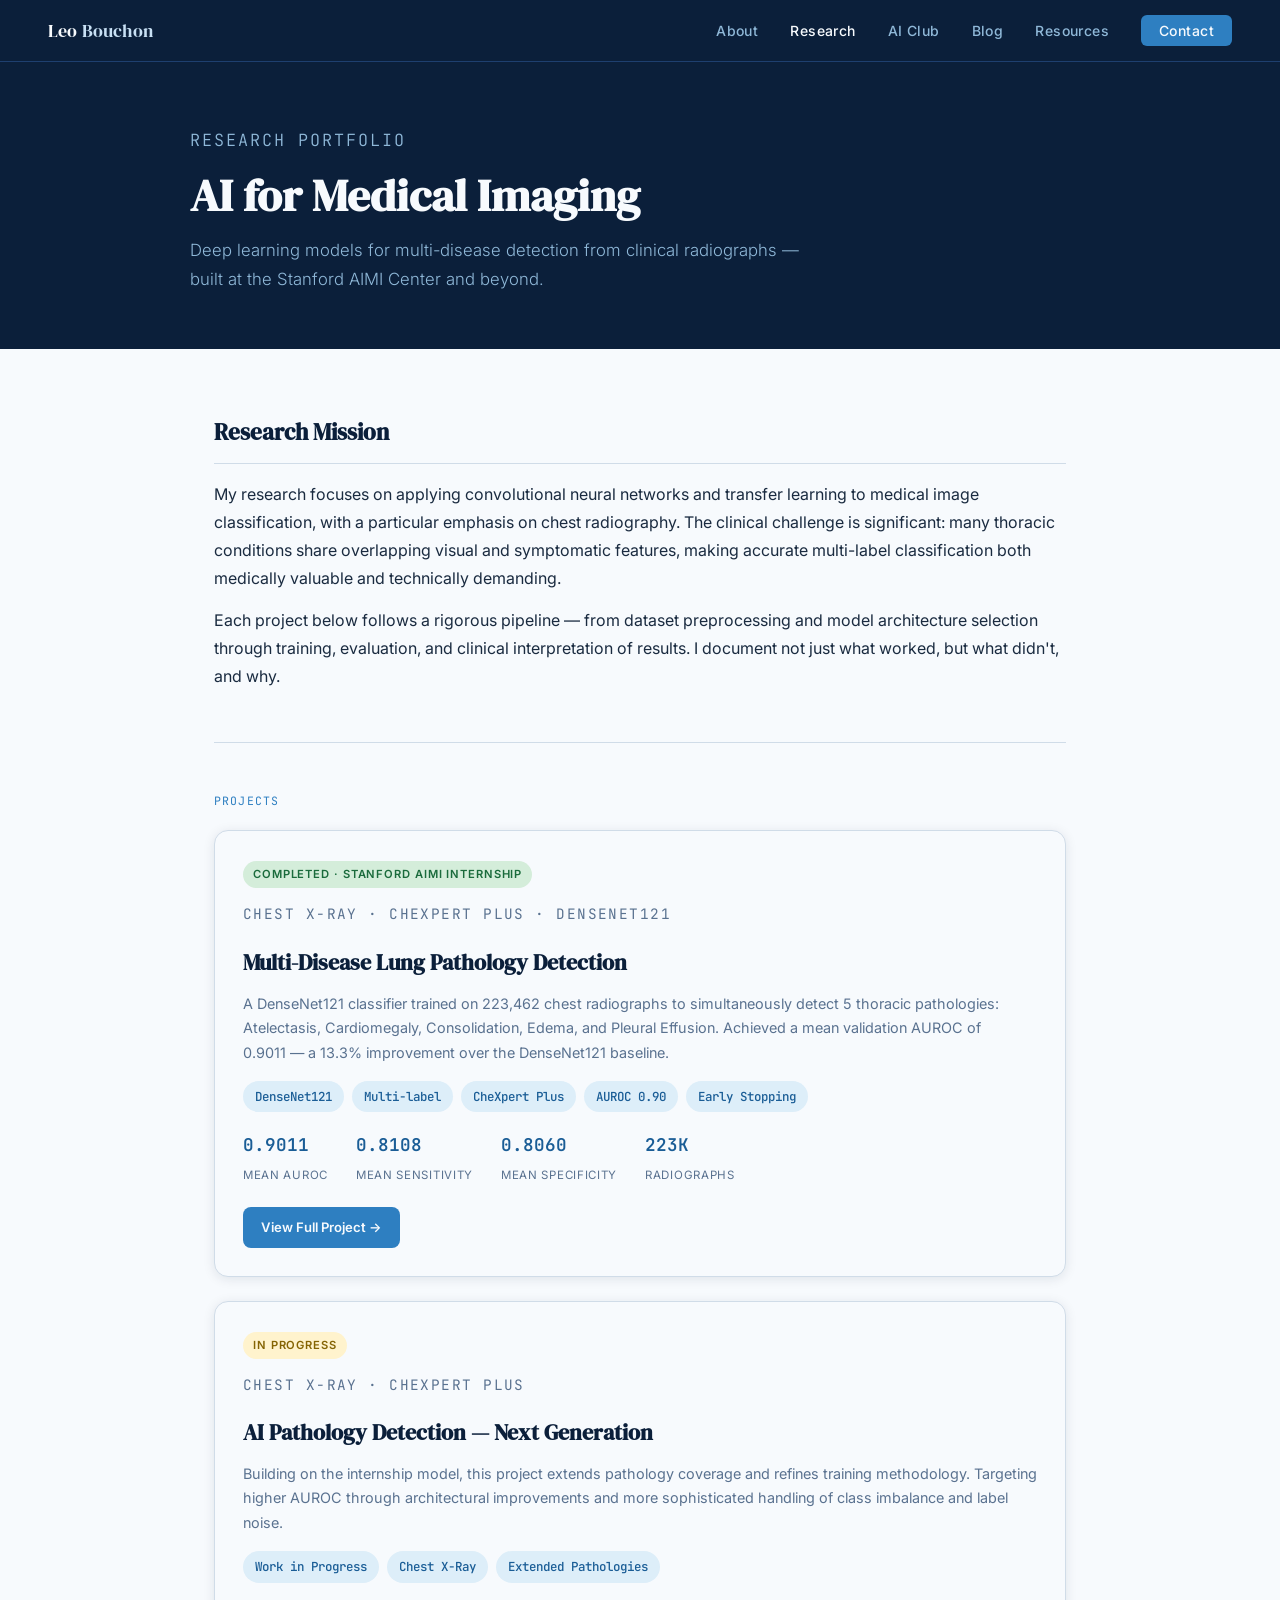
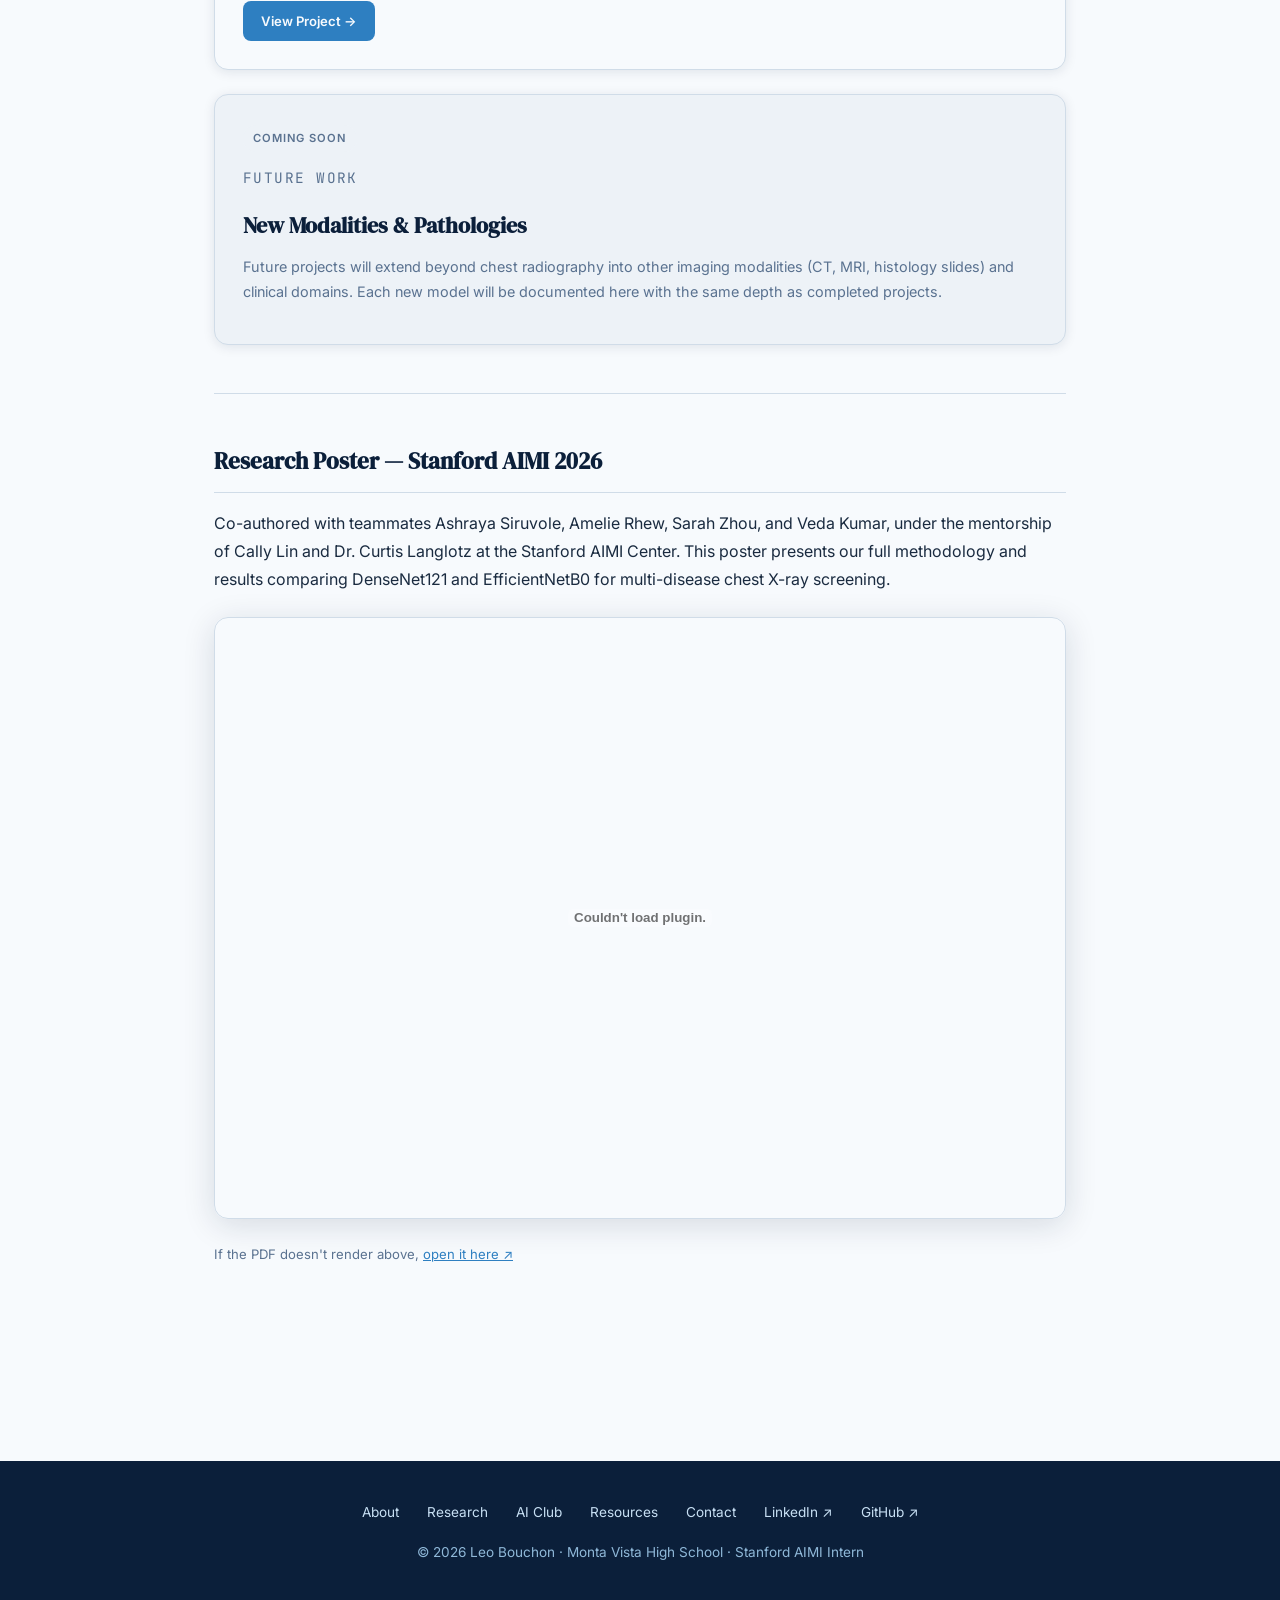
<file: research.html>
<!DOCTYPE html>
<html lang="en">
<head>
  <meta charset="UTF-8" />
  <meta name="viewport" content="width=device-width, initial-scale=1.0" />
  <title>Research — Leo Bouchon</title>
  <link rel="stylesheet" href="style.css" />
</head>
<body>
<script src="nav.js"></script>

<section class="page-hero">
  <div class="page-hero-inner">
    <p class="page-eyebrow">Research Portfolio</p>
    <h1>AI for Medical Imaging</h1>
    <p>Deep learning models for multi-disease detection from clinical radiographs — built at the Stanford AIMI Center and beyond.</p>
  </div>
</section>

<div class="main-content">

  <!-- MISSION -->
  <div class="content-section">
    <h2>Research Mission</h2>
    <p>
      My research focuses on applying convolutional neural networks and transfer learning to medical image classification, with a particular emphasis on chest radiography. The clinical challenge is significant: many thoracic conditions share overlapping visual and symptomatic features, making accurate multi-label classification both medically valuable and technically demanding.
    </p>
    <p>
      Each project below follows a rigorous pipeline — from dataset preprocessing and model architecture selection through training, evaluation, and clinical interpretation of results. I document not just what worked, but what didn't, and why.
    </p>
  </div>

  <hr class="divider" />

  <!-- PROJECT CARDS -->
  <p style="font-family: var(--font-mono); font-size: 0.72rem; letter-spacing: 0.1em; text-transform: uppercase; color: var(--accent); margin-bottom: 20px;">Projects</p>

  <!-- Project 1 -->
  <div class="card" style="margin-bottom: 24px; display: grid; grid-template-columns: 1fr auto; gap: 24px; align-items: start;">
    <div>
      <span class="badge badge-complete">Completed · Stanford AIMI Internship</span>
      <p class="card-eyebrow">Chest X-Ray · CheXpert Plus · DenseNet121</p>
      <h3 style="font-family: var(--font-display); font-size: 1.35rem; color: var(--navy); margin-bottom: 10px;">Multi-Disease Lung Pathology Detection</h3>
      <p style="color: var(--text-muted); margin-bottom: 16px;">
        A DenseNet121 classifier trained on 223,462 chest radiographs to simultaneously detect 5 thoracic pathologies: Atelectasis, Cardiomegaly, Consolidation, Edema, and Pleural Effusion. Achieved a mean validation AUROC of 0.9011 — a 13.3% improvement over the DenseNet121 baseline.
      </p>
      <div class="tags" style="margin-bottom: 18px;">
        <span class="tag">DenseNet121</span>
        <span class="tag">Multi-label</span>
        <span class="tag">CheXpert Plus</span>
        <span class="tag">AUROC 0.90</span>
        <span class="tag">Early Stopping</span>
      </div>
      <div style="display: flex; gap: 28px; margin-bottom: 20px; flex-wrap: wrap;">
        <div><span style="font-family: var(--font-mono); font-size: 1.1rem; color: var(--accent-dark); font-weight: 600;">0.9011</span><br><span style="font-size: 0.72rem; color: var(--text-muted); text-transform: uppercase; letter-spacing: 0.06em;">Mean AUROC</span></div>
        <div><span style="font-family: var(--font-mono); font-size: 1.1rem; color: var(--accent-dark); font-weight: 600;">0.8108</span><br><span style="font-size: 0.72rem; color: var(--text-muted); text-transform: uppercase; letter-spacing: 0.06em;">Mean Sensitivity</span></div>
        <div><span style="font-family: var(--font-mono); font-size: 1.1rem; color: var(--accent-dark); font-weight: 600;">0.8060</span><br><span style="font-size: 0.72rem; color: var(--text-muted); text-transform: uppercase; letter-spacing: 0.06em;">Mean Specificity</span></div>
        <div><span style="font-family: var(--font-mono); font-size: 1.1rem; color: var(--accent-dark); font-weight: 600;">223K</span><br><span style="font-size: 0.72rem; color: var(--text-muted); text-transform: uppercase; letter-spacing: 0.06em;">Radiographs</span></div>
      </div>
      <a class="btn btn-primary" href="research/lung-pathology.html">View Full Project →</a>
    </div>
  </div>

  <!-- Project 2 -->
  <div class="card" style="margin-bottom: 24px;">
    <span class="badge badge-progress">In Progress</span>
    <p class="card-eyebrow">Chest X-Ray · CheXpert Plus</p>
    <h3 style="font-family: var(--font-display); font-size: 1.35rem; color: var(--navy); margin-bottom: 10px;">AI Pathology Detection — Next Generation</h3>
    <p style="color: var(--text-muted); margin-bottom: 16px;">
      Building on the internship model, this project extends pathology coverage and refines training methodology. Targeting higher AUROC through architectural improvements and more sophisticated handling of class imbalance and label noise.
    </p>
    <div class="tags" style="margin-bottom: 18px;">
      <span class="tag">Work in Progress</span>
      <span class="tag">Chest X-Ray</span>
      <span class="tag">Extended Pathologies</span>
    </div>
    <a class="btn btn-primary" href="research/ai-pathology.html">View Project →</a>
  </div>

  <!-- Future work -->
  <div class="card" style="margin-bottom: 24px; background: var(--off-white);">
    <span class="badge badge-soon">Coming Soon</span>
    <p class="card-eyebrow">Future Work</p>
    <h3 style="font-family: var(--font-display); font-size: 1.35rem; color: var(--navy); margin-bottom: 10px;">New Modalities &amp; Pathologies</h3>
    <p style="color: var(--text-muted); margin-bottom: 12px;">
      Future projects will extend beyond chest radiography into other imaging modalities (CT, MRI, histology slides) and clinical domains. Each new model will be documented here with the same depth as completed projects.
    </p>
  </div>

  <hr class="divider" />

  <!-- POSTER -->
  <div class="content-section">
    <h2>Research Poster — Stanford AIMI 2026</h2>
    <p>
      Co-authored with teammates Ashraya Siruvole, Amelie Rhew, Sarah Zhou, and Veda Kumar, under the mentorship of Cally Lin and Dr. Curtis Langlotz at the Stanford AIMI Center. This poster presents our full methodology and results comparing DenseNet121 and EfficientNetB0 for multi-disease chest X-ray screening.
    </p>
    <div class="poster-frame">
      <embed src="AIMI_Group3_Poster.pdf" type="application/pdf" />
    </div>
    <p style="font-size: 0.82rem; color: var(--text-muted); margin-top: 8px;">
      If the PDF doesn't render above, <a href="AIMI_Group3_Poster.pdf" target="_blank" style="color: var(--accent);">open it here ↗</a>
    </p>
  </div>

</div>

</body>
</html>
</file>
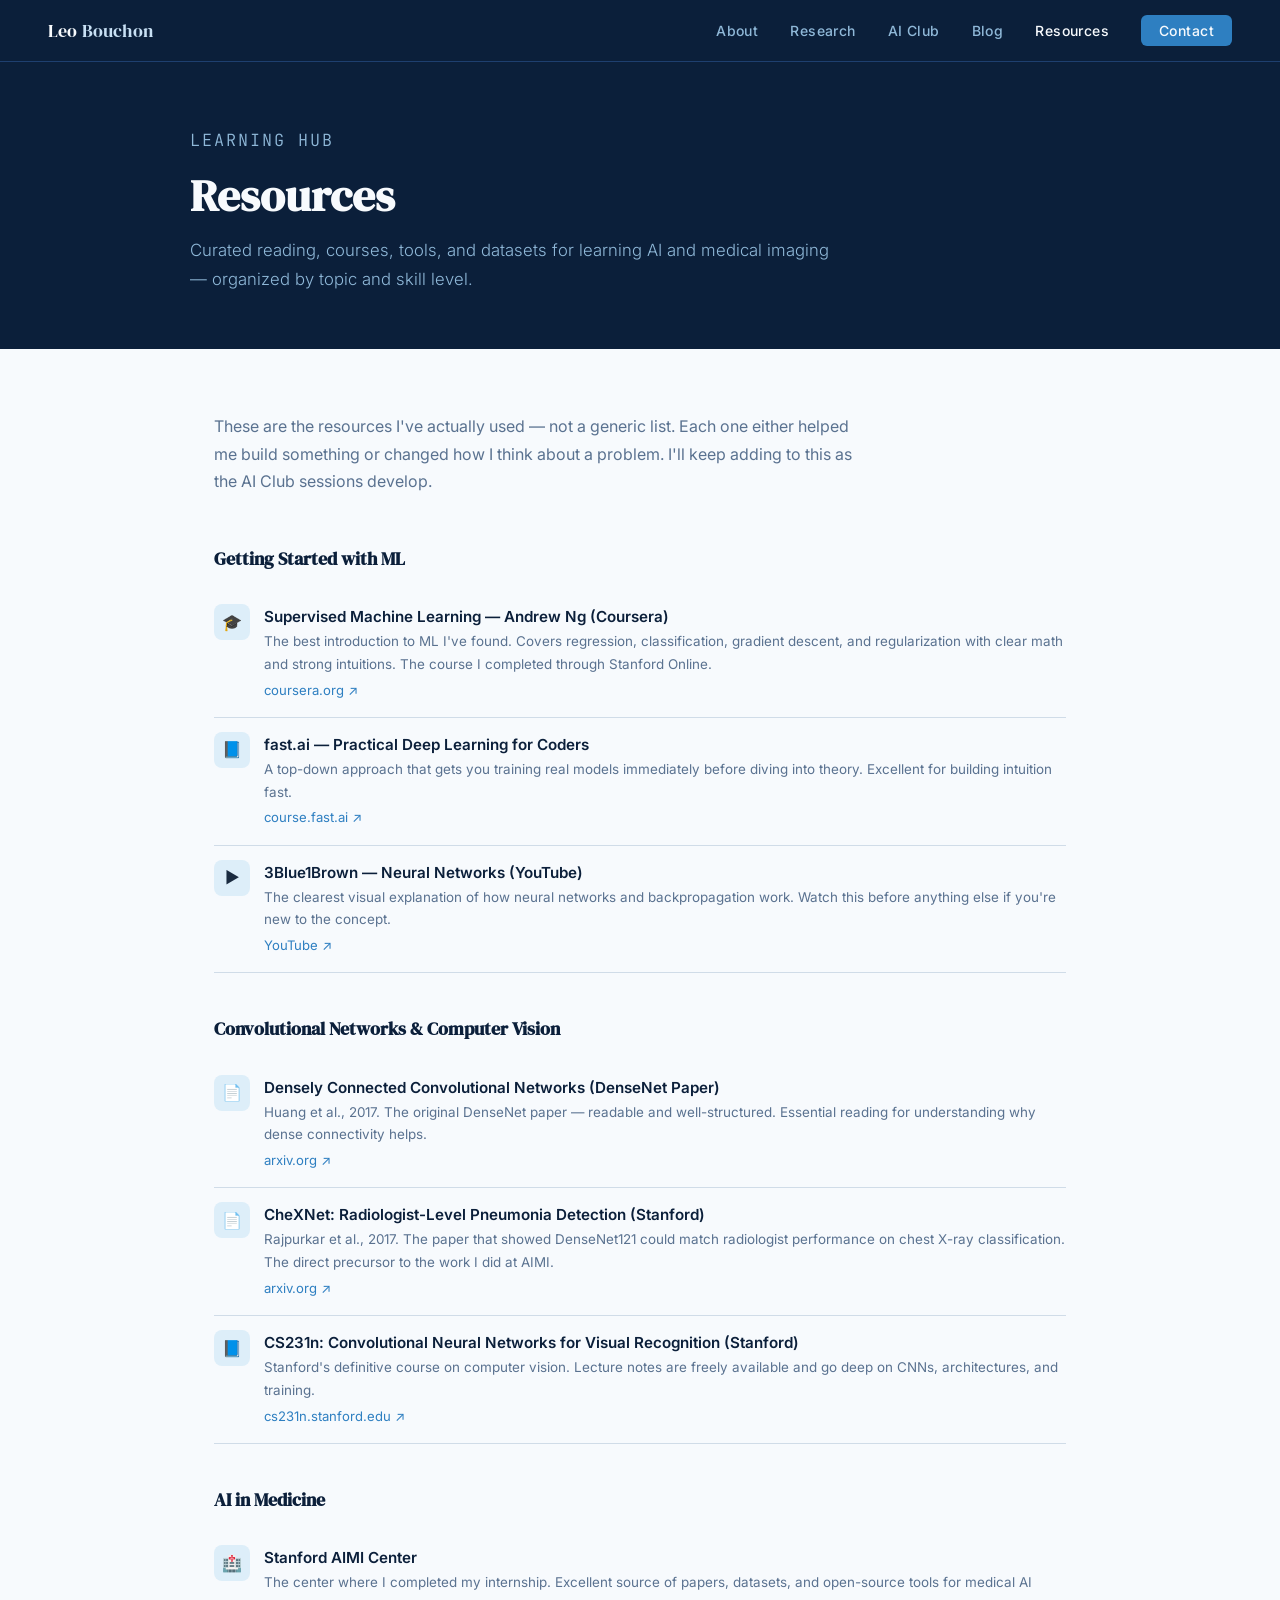
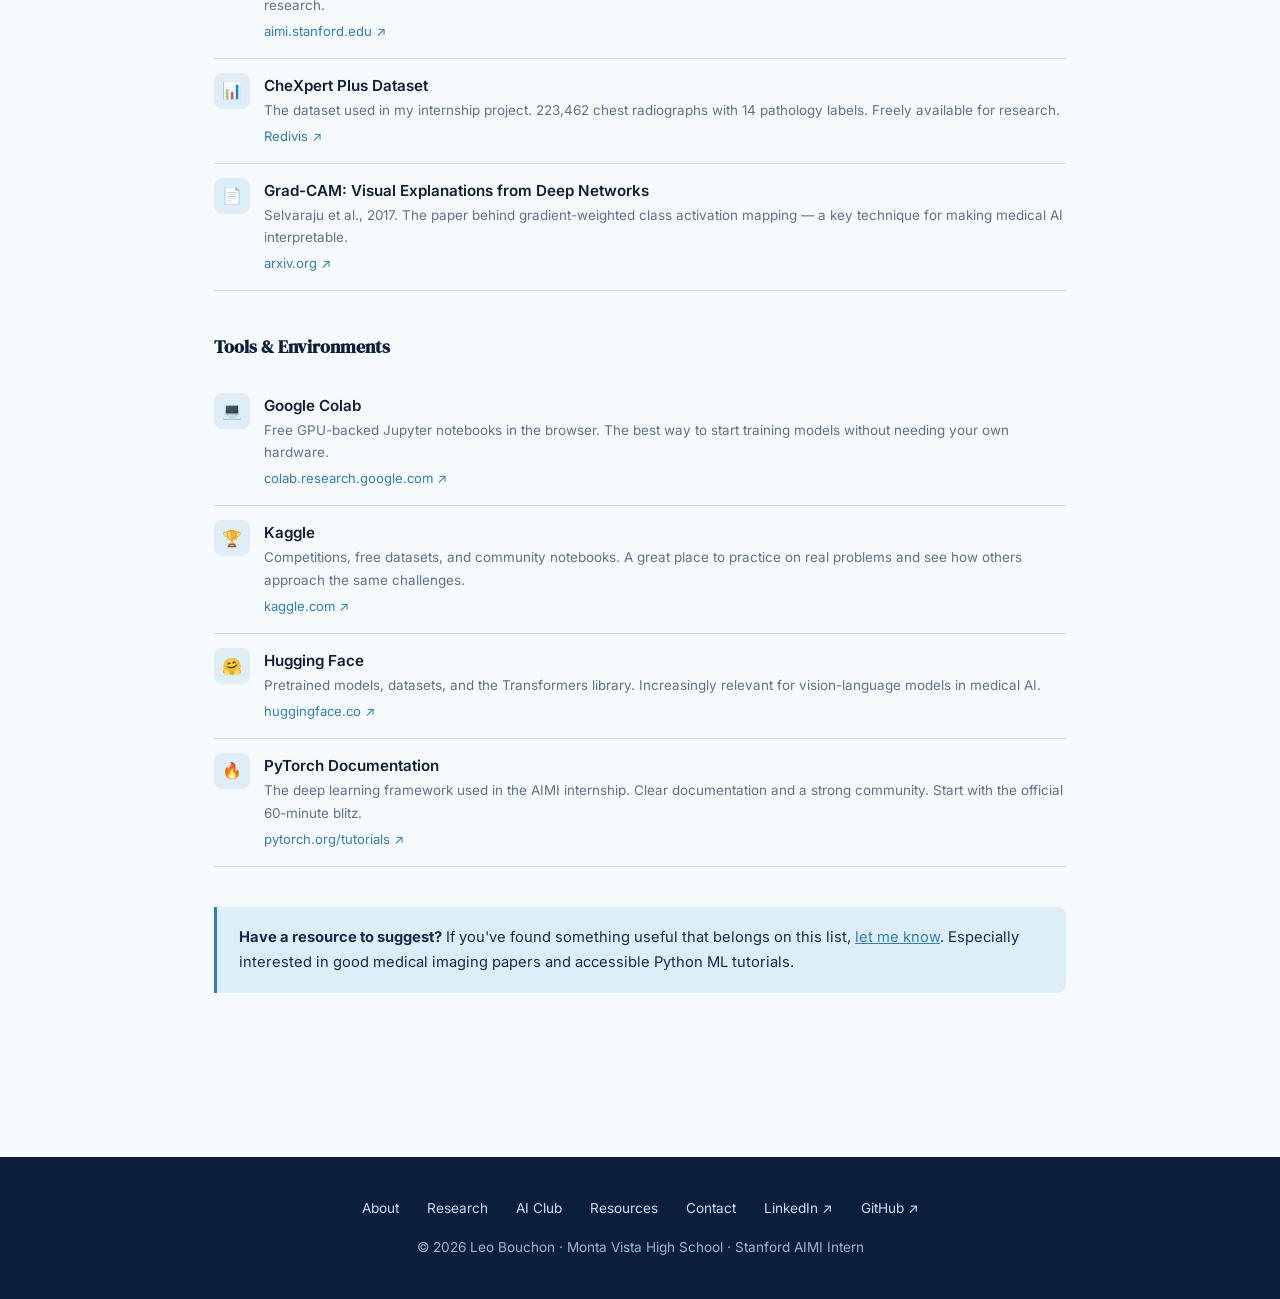
<file: resources.html>
<!DOCTYPE html>
<html lang="en">
<head>
  <meta charset="UTF-8" />
  <meta name="viewport" content="width=device-width, initial-scale=1.0" />
  <title>Resources — Leo Bouchon</title>
  <link rel="stylesheet" href="style.css" />
</head>
<body>
<script src="nav.js"></script>

<section class="page-hero">
  <div class="page-hero-inner">
    <p class="page-eyebrow">Learning Hub</p>
    <h1>Resources</h1>
    <p>Curated reading, courses, tools, and datasets for learning AI and medical imaging — organized by topic and skill level.</p>
  </div>
</section>

<div class="main-content">
  <p style="color: var(--text-muted); margin-bottom: 48px; max-width: 640px;">
    These are the resources I've actually used — not a generic list. Each one either helped me build something or changed how I think about a problem. I'll keep adding to this as the AI Club sessions develop.
  </p>

  <!-- GETTING STARTED -->
  <div class="resource-group">
    <h3>Getting Started with ML</h3>

    <div class="resource-item">
      <div class="resource-icon">🎓</div>
      <div>
        <h4>Supervised Machine Learning — Andrew Ng (Coursera)</h4>
        <p>The best introduction to ML I've found. Covers regression, classification, gradient descent, and regularization with clear math and strong intuitions. The course I completed through Stanford Online.</p>
        <a href="https://www.coursera.org/learn/machine-learning" target="_blank">coursera.org ↗</a>
      </div>
    </div>

    <div class="resource-item">
      <div class="resource-icon">📘</div>
      <div>
        <h4>fast.ai — Practical Deep Learning for Coders</h4>
        <p>A top-down approach that gets you training real models immediately before diving into theory. Excellent for building intuition fast.</p>
        <a href="https://course.fast.ai" target="_blank">course.fast.ai ↗</a>
      </div>
    </div>

    <div class="resource-item">
      <div class="resource-icon">▶️</div>
      <div>
        <h4>3Blue1Brown — Neural Networks (YouTube)</h4>
        <p>The clearest visual explanation of how neural networks and backpropagation work. Watch this before anything else if you're new to the concept.</p>
        <a href="https://www.youtube.com/playlist?list=PLZHQObOWTQDNU6R1_67000Dx_ZCJB-3pi" target="_blank">YouTube ↗</a>
      </div>
    </div>
  </div>

  <!-- CNNs & VISION -->
  <div class="resource-group">
    <h3>Convolutional Networks &amp; Computer Vision</h3>

    <div class="resource-item">
      <div class="resource-icon">📄</div>
      <div>
        <h4>Densely Connected Convolutional Networks (DenseNet Paper)</h4>
        <p>Huang et al., 2017. The original DenseNet paper — readable and well-structured. Essential reading for understanding why dense connectivity helps.</p>
        <a href="https://arxiv.org/abs/1608.06993" target="_blank">arxiv.org ↗</a>
      </div>
    </div>

    <div class="resource-item">
      <div class="resource-icon">📄</div>
      <div>
        <h4>CheXNet: Radiologist-Level Pneumonia Detection (Stanford)</h4>
        <p>Rajpurkar et al., 2017. The paper that showed DenseNet121 could match radiologist performance on chest X-ray classification. The direct precursor to the work I did at AIMI.</p>
        <a href="https://arxiv.org/abs/1711.05225" target="_blank">arxiv.org ↗</a>
      </div>
    </div>

    <div class="resource-item">
      <div class="resource-icon">📘</div>
      <div>
        <h4>CS231n: Convolutional Neural Networks for Visual Recognition (Stanford)</h4>
        <p>Stanford's definitive course on computer vision. Lecture notes are freely available and go deep on CNNs, architectures, and training.</p>
        <a href="https://cs231n.stanford.edu" target="_blank">cs231n.stanford.edu ↗</a>
      </div>
    </div>
  </div>

  <!-- MEDICAL AI -->
  <div class="resource-group">
    <h3>AI in Medicine</h3>

    <div class="resource-item">
      <div class="resource-icon">🏥</div>
      <div>
        <h4>Stanford AIMI Center</h4>
        <p>The center where I completed my internship. Excellent source of papers, datasets, and open-source tools for medical AI research.</p>
        <a href="https://aimi.stanford.edu" target="_blank">aimi.stanford.edu ↗</a>
      </div>
    </div>

    <div class="resource-item">
      <div class="resource-icon">📊</div>
      <div>
        <h4>CheXpert Plus Dataset</h4>
        <p>The dataset used in my internship project. 223,462 chest radiographs with 14 pathology labels. Freely available for research.</p>
        <a href="https://doi.org/10.57761/fzna-pm76" target="_blank">Redivis ↗</a>
      </div>
    </div>

    <div class="resource-item">
      <div class="resource-icon">📄</div>
      <div>
        <h4>Grad-CAM: Visual Explanations from Deep Networks</h4>
        <p>Selvaraju et al., 2017. The paper behind gradient-weighted class activation mapping — a key technique for making medical AI interpretable.</p>
        <a href="https://arxiv.org/abs/1610.02391" target="_blank">arxiv.org ↗</a>
      </div>
    </div>
  </div>

  <!-- TOOLS -->
  <div class="resource-group">
    <h3>Tools &amp; Environments</h3>

    <div class="resource-item">
      <div class="resource-icon">💻</div>
      <div>
        <h4>Google Colab</h4>
        <p>Free GPU-backed Jupyter notebooks in the browser. The best way to start training models without needing your own hardware.</p>
        <a href="https://colab.research.google.com" target="_blank">colab.research.google.com ↗</a>
      </div>
    </div>

    <div class="resource-item">
      <div class="resource-icon">🏆</div>
      <div>
        <h4>Kaggle</h4>
        <p>Competitions, free datasets, and community notebooks. A great place to practice on real problems and see how others approach the same challenges.</p>
        <a href="https://kaggle.com" target="_blank">kaggle.com ↗</a>
      </div>
    </div>

    <div class="resource-item">
      <div class="resource-icon">🤗</div>
      <div>
        <h4>Hugging Face</h4>
        <p>Pretrained models, datasets, and the Transformers library. Increasingly relevant for vision-language models in medical AI.</p>
        <a href="https://huggingface.co" target="_blank">huggingface.co ↗</a>
      </div>
    </div>

    <div class="resource-item">
      <div class="resource-icon">🔥</div>
      <div>
        <h4>PyTorch Documentation</h4>
        <p>The deep learning framework used in the AIMI internship. Clear documentation and a strong community. Start with the official 60-minute blitz.</p>
        <a href="https://pytorch.org/tutorials" target="_blank">pytorch.org/tutorials ↗</a>
      </div>
    </div>
  </div>

  <div class="info-box">
    <strong>Have a resource to suggest?</strong> If you've found something useful that belongs on this list, <a href="contact.html" style="color: var(--accent);">let me know</a>. Especially interested in good medical imaging papers and accessible Python ML tutorials.
  </div>
</div>

</body>
</html>
</file>
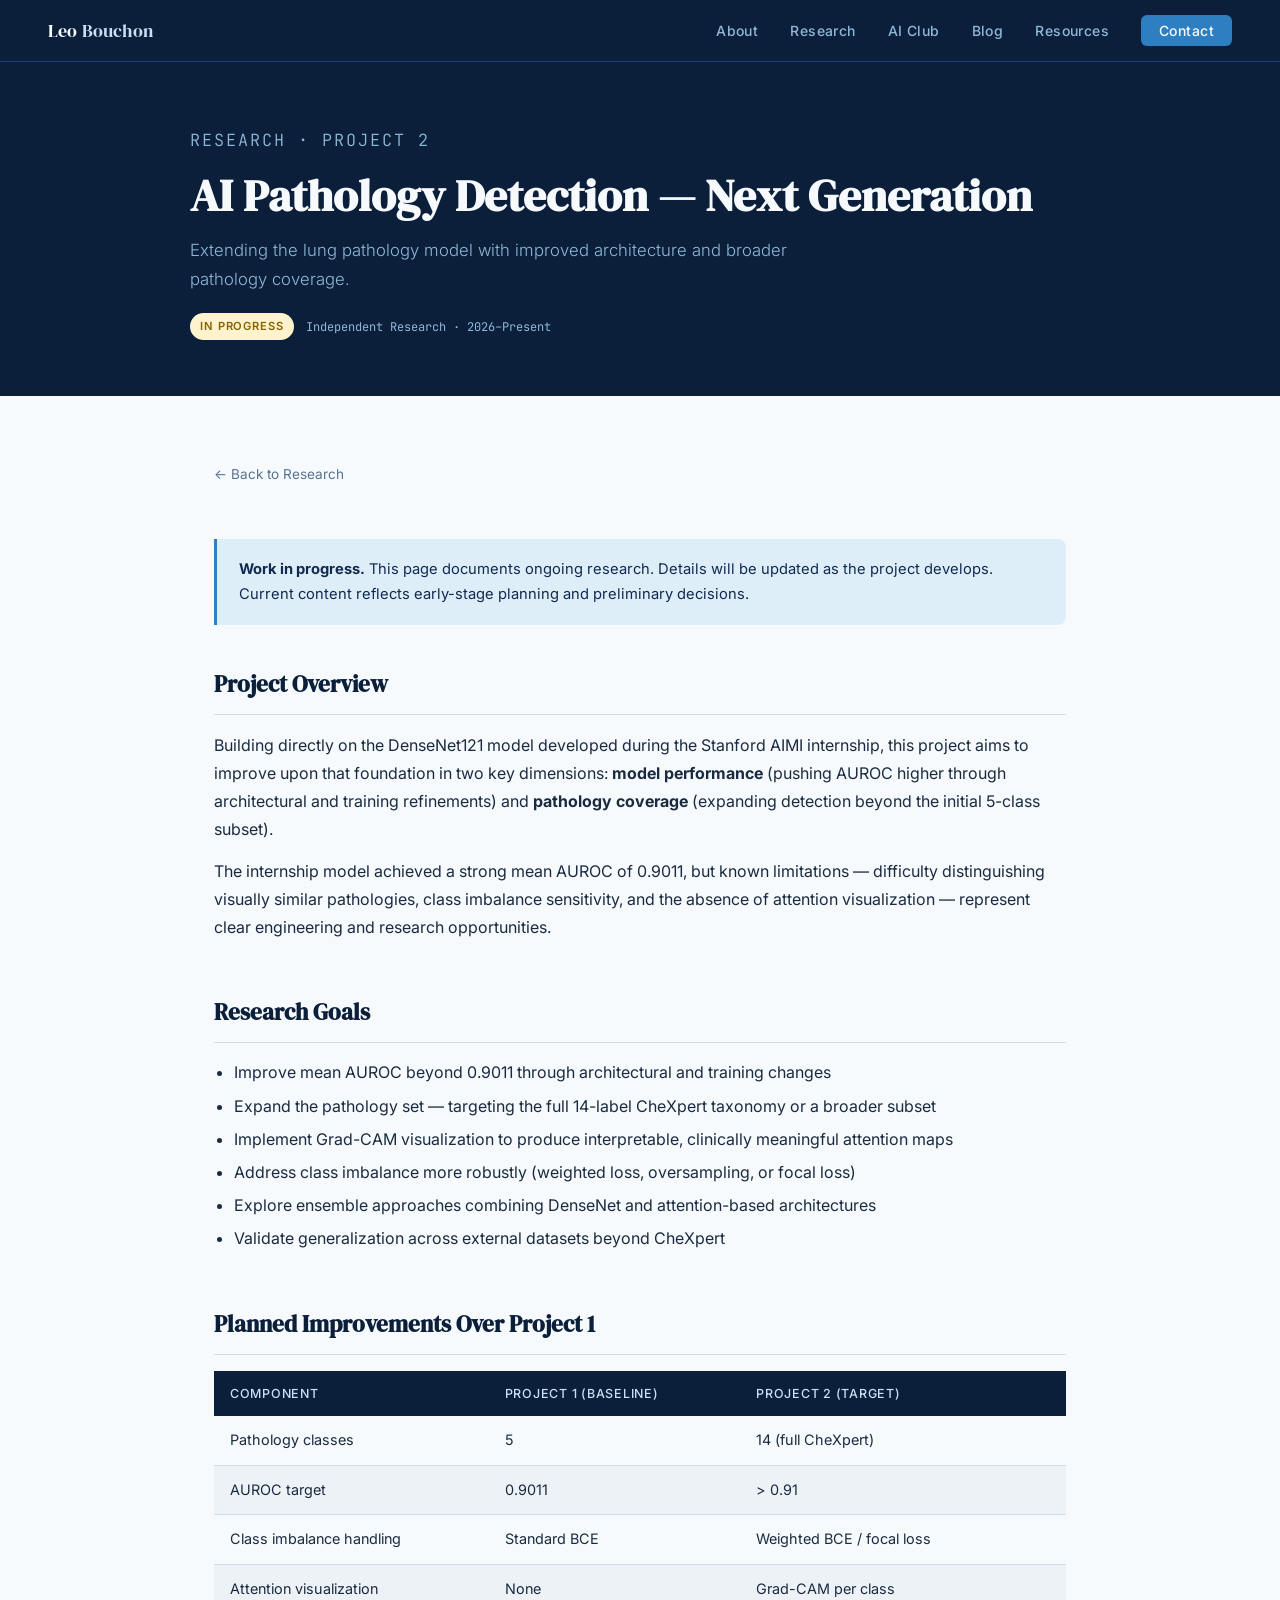
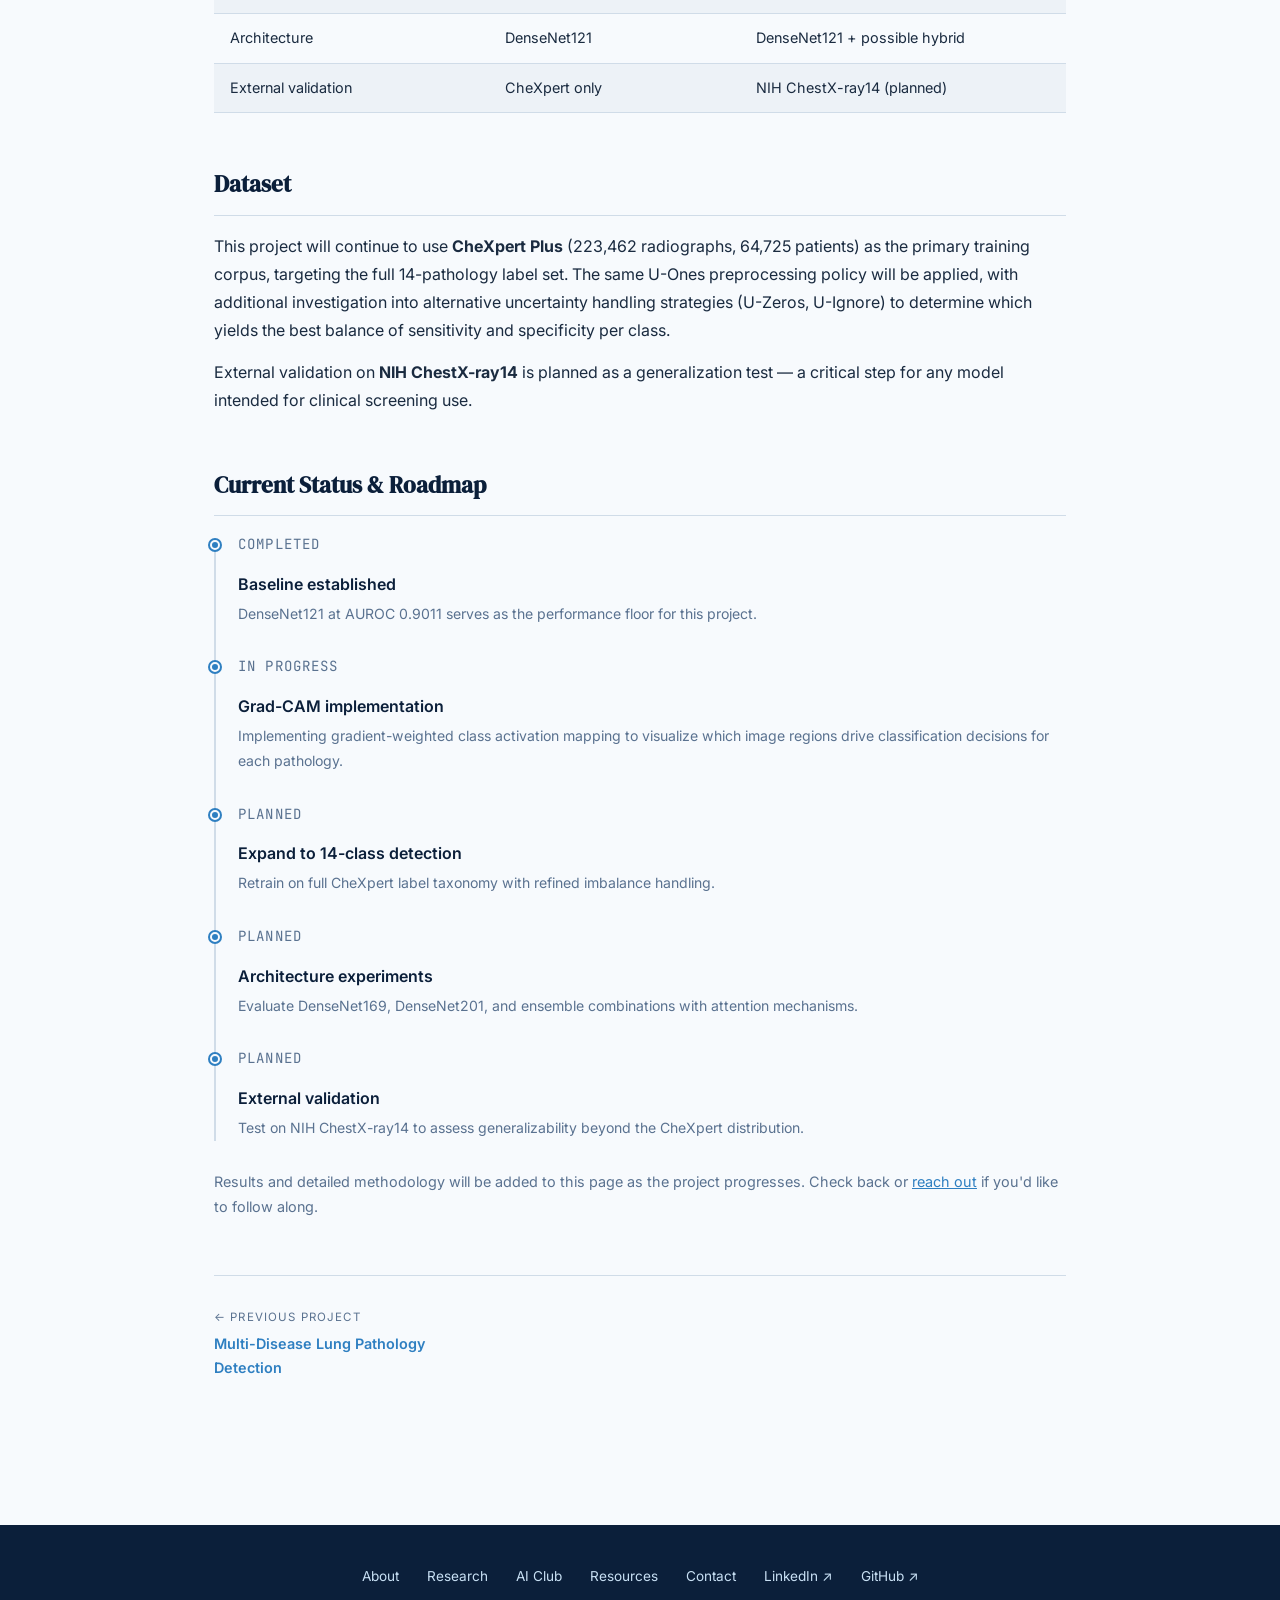
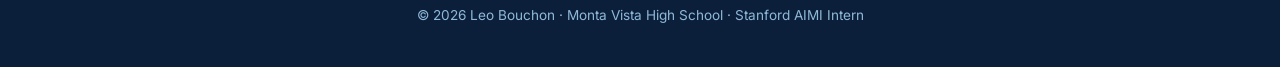
<file: research/ai-pathology.html>
<!DOCTYPE html>
<html lang="en">
<head>
  <meta charset="UTF-8" />
  <meta name="viewport" content="width=device-width, initial-scale=1.0" />
  <title>AI Pathology Detection — Leo Bouchon</title>
  <link rel="stylesheet" href="../style.css" />
</head>
<body>
<script src="../nav.js"></script>

<section class="page-hero">
  <div class="page-hero-inner">
    <p class="page-eyebrow">Research · Project 2</p>
    <h1>AI Pathology Detection — Next Generation</h1>
    <p>Extending the lung pathology model with improved architecture and broader pathology coverage.</p>
    <div style="margin-top: 20px; display: flex; gap: 12px; flex-wrap: wrap; align-items: center;">
      <span class="badge badge-progress" style="margin: 0;">In Progress</span>
      <span style="font-family: var(--font-mono); font-size: 0.75rem; color: var(--ice-dim);">Independent Research · 2026–Present</span>
    </div>
  </div>
</section>

<div class="main-content">
  <a href="../research.html" class="back-link">← Back to Research</a>

  <div class="info-box" style="margin-bottom: 40px;">
    <strong>Work in progress.</strong> This page documents ongoing research. Details will be updated as the project develops. Current content reflects early-stage planning and preliminary decisions.
  </div>

  <!-- OVERVIEW -->
  <div class="content-section">
    <h2>Project Overview</h2>
    <p>
      Building directly on the DenseNet121 model developed during the Stanford AIMI internship, this project aims to improve upon that foundation in two key dimensions: <strong>model performance</strong> (pushing AUROC higher through architectural and training refinements) and <strong>pathology coverage</strong> (expanding detection beyond the initial 5-class subset).
    </p>
    <p>
      The internship model achieved a strong mean AUROC of 0.9011, but known limitations — difficulty distinguishing visually similar pathologies, class imbalance sensitivity, and the absence of attention visualization — represent clear engineering and research opportunities.
    </p>
  </div>

  <!-- GOALS -->
  <div class="content-section">
    <h2>Research Goals</h2>
    <ul>
      <li>Improve mean AUROC beyond 0.9011 through architectural and training changes</li>
      <li>Expand the pathology set — targeting the full 14-label CheXpert taxonomy or a broader subset</li>
      <li>Implement Grad-CAM visualization to produce interpretable, clinically meaningful attention maps</li>
      <li>Address class imbalance more robustly (weighted loss, oversampling, or focal loss)</li>
      <li>Explore ensemble approaches combining DenseNet and attention-based architectures</li>
      <li>Validate generalization across external datasets beyond CheXpert</li>
    </ul>
  </div>

  <!-- WHAT'S CHANGED -->
  <div class="content-section">
    <h2>Planned Improvements Over Project 1</h2>

    <table class="results-table">
      <thead>
        <tr>
          <th>Component</th>
          <th>Project 1 (Baseline)</th>
          <th>Project 2 (Target)</th>
        </tr>
      </thead>
      <tbody>
        <tr>
          <td>Pathology classes</td>
          <td>5</td>
          <td>14 (full CheXpert)</td>
        </tr>
        <tr>
          <td>AUROC target</td>
          <td>0.9011</td>
          <td>&gt; 0.91</td>
        </tr>
        <tr>
          <td>Class imbalance handling</td>
          <td>Standard BCE</td>
          <td>Weighted BCE / focal loss</td>
        </tr>
        <tr>
          <td>Attention visualization</td>
          <td>None</td>
          <td>Grad-CAM per class</td>
        </tr>
        <tr>
          <td>Architecture</td>
          <td>DenseNet121</td>
          <td>DenseNet121 + possible hybrid</td>
        </tr>
        <tr>
          <td>External validation</td>
          <td>CheXpert only</td>
          <td>NIH ChestX-ray14 (planned)</td>
        </tr>
      </tbody>
    </table>
  </div>

  <!-- DATASET -->
  <div class="content-section">
    <h2>Dataset</h2>
    <p>
      This project will continue to use <strong>CheXpert Plus</strong> (223,462 radiographs, 64,725 patients) as the primary training corpus, targeting the full 14-pathology label set. The same U-Ones preprocessing policy will be applied, with additional investigation into alternative uncertainty handling strategies (U-Zeros, U-Ignore) to determine which yields the best balance of sensitivity and specificity per class.
    </p>
    <p>
      External validation on <strong>NIH ChestX-ray14</strong> is planned as a generalization test — a critical step for any model intended for clinical screening use.
    </p>
  </div>

  <!-- CURRENT STATUS -->
  <div class="content-section">
    <h2>Current Status &amp; Roadmap</h2>
    <div class="timeline">
      <div class="timeline-item">
        <p class="timeline-date">Completed</p>
        <h4>Baseline established</h4>
        <p>DenseNet121 at AUROC 0.9011 serves as the performance floor for this project.</p>
      </div>
      <div class="timeline-item">
        <p class="timeline-date">In Progress</p>
        <h4>Grad-CAM implementation</h4>
        <p>Implementing gradient-weighted class activation mapping to visualize which image regions drive classification decisions for each pathology.</p>
      </div>
      <div class="timeline-item">
        <p class="timeline-date">Planned</p>
        <h4>Expand to 14-class detection</h4>
        <p>Retrain on full CheXpert label taxonomy with refined imbalance handling.</p>
      </div>
      <div class="timeline-item">
        <p class="timeline-date">Planned</p>
        <h4>Architecture experiments</h4>
        <p>Evaluate DenseNet169, DenseNet201, and ensemble combinations with attention mechanisms.</p>
      </div>
      <div class="timeline-item">
        <p class="timeline-date">Planned</p>
        <h4>External validation</h4>
        <p>Test on NIH ChestX-ray14 to assess generalizability beyond the CheXpert distribution.</p>
      </div>
    </div>
    <p style="margin-top: 24px; color: var(--text-muted); font-size: 0.9rem;">
      Results and detailed methodology will be added to this page as the project progresses. Check back or <a href="../contact.html" style="color: var(--accent);">reach out</a> if you'd like to follow along.
    </p>
  </div>

  <!-- PREV / NEXT -->
  <div class="prev-next">
    <a href="lung-pathology.html">
      <span class="pn-label">← Previous Project</span>
      <span class="pn-title">Multi-Disease Lung Pathology Detection</span>
    </a>
    <div></div>
  </div>
</div>

</body>
</html>
</file>
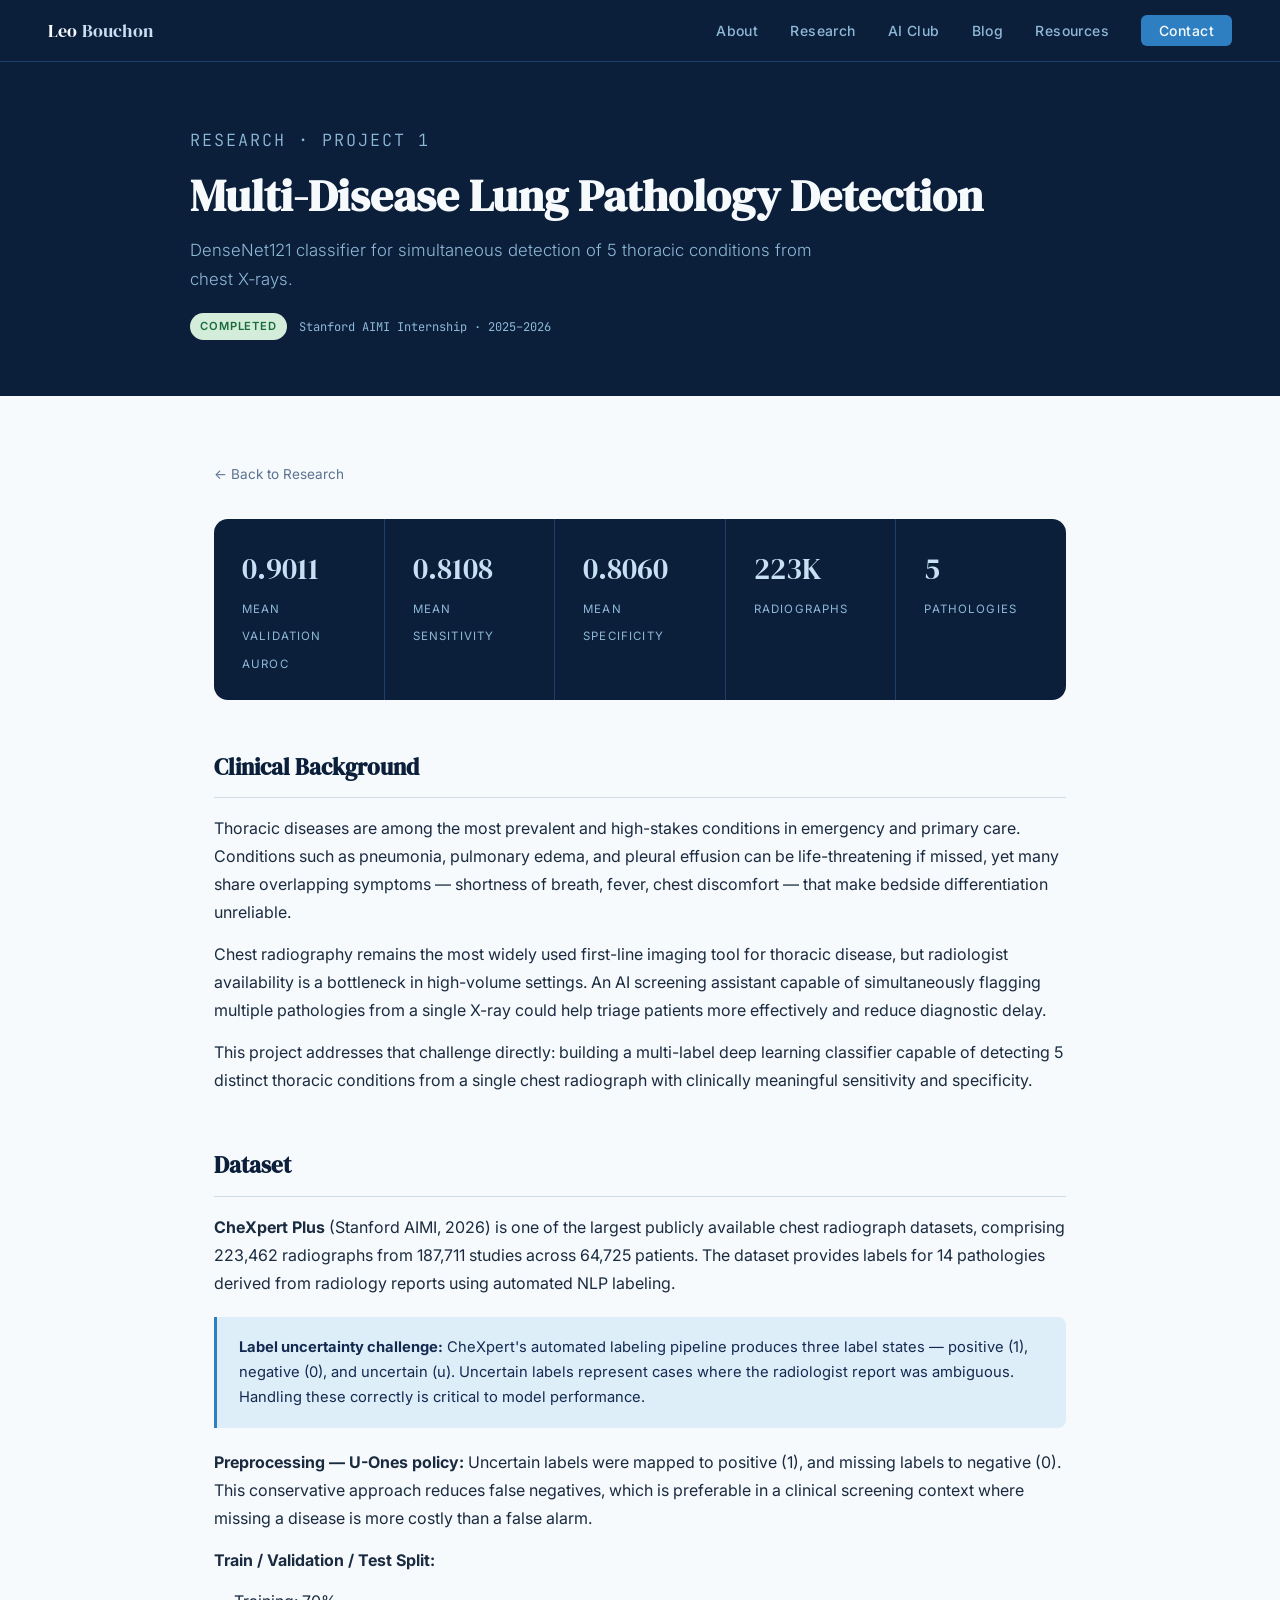
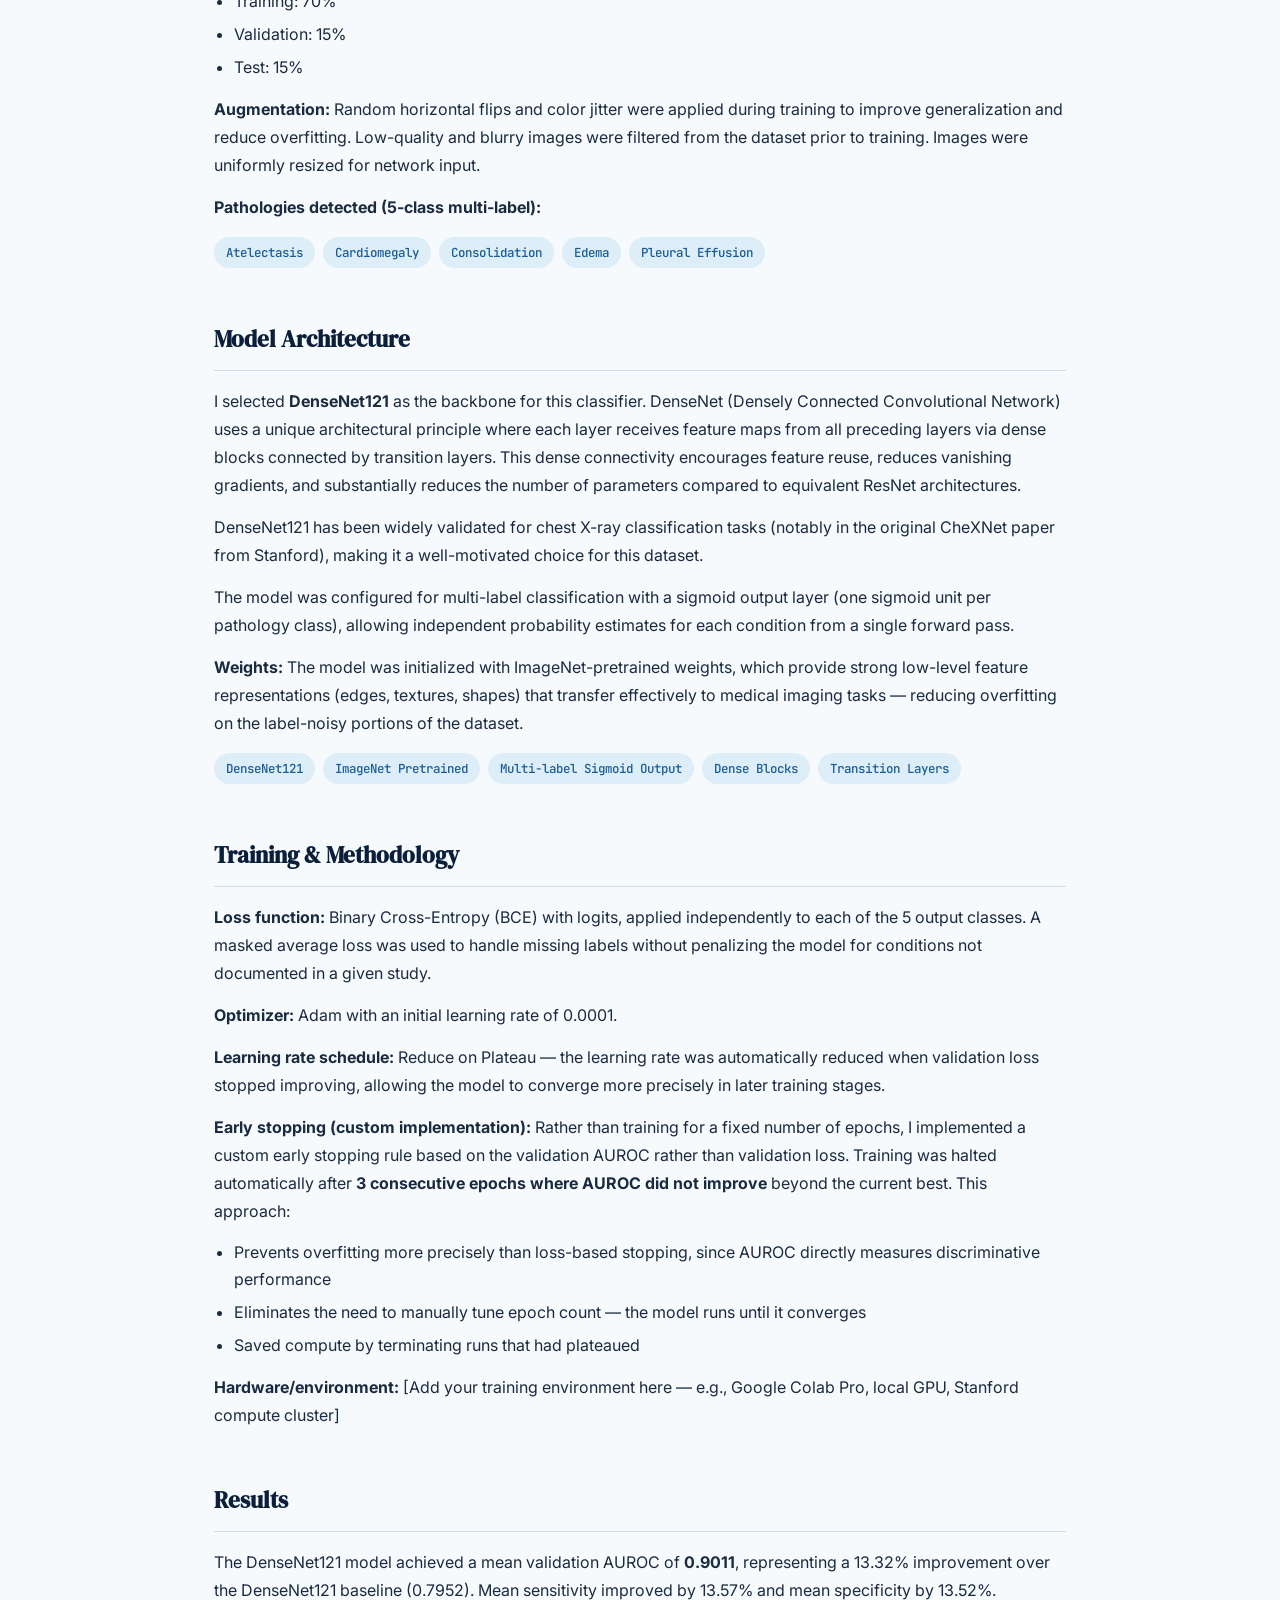
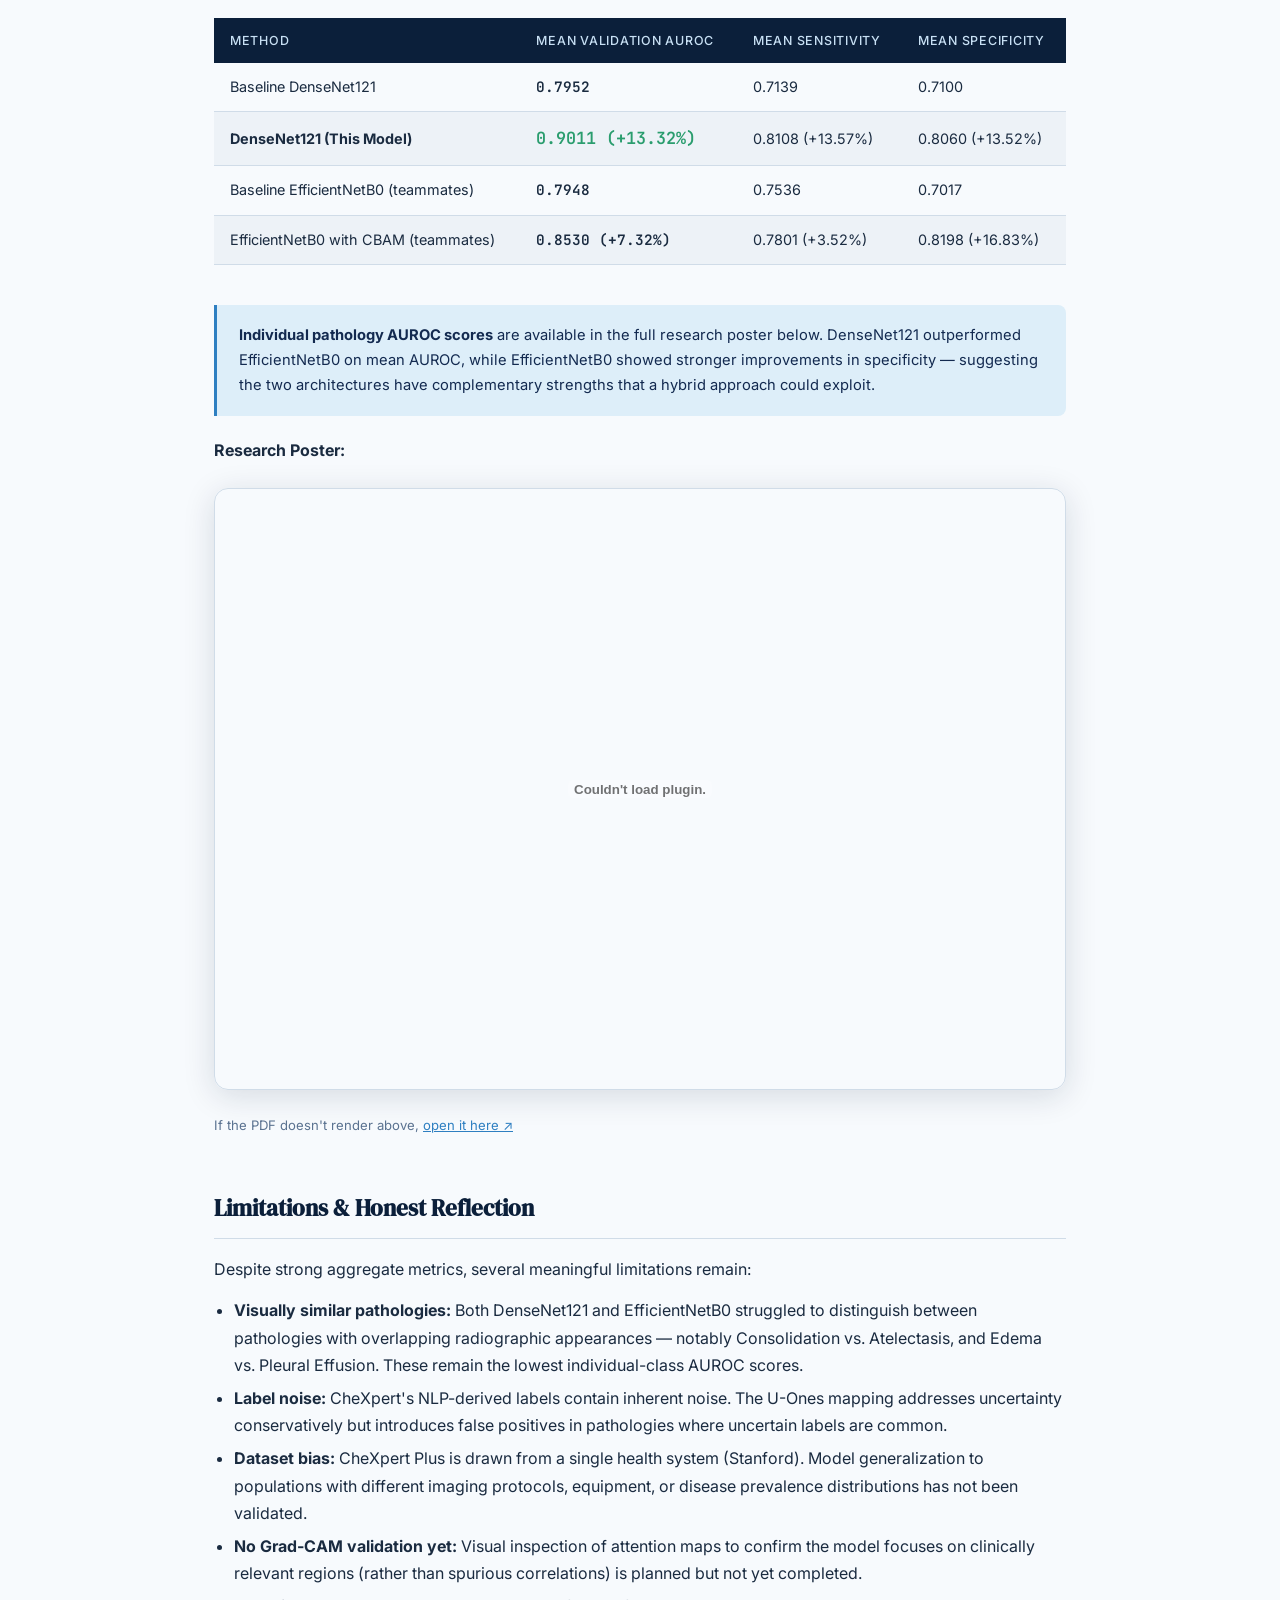
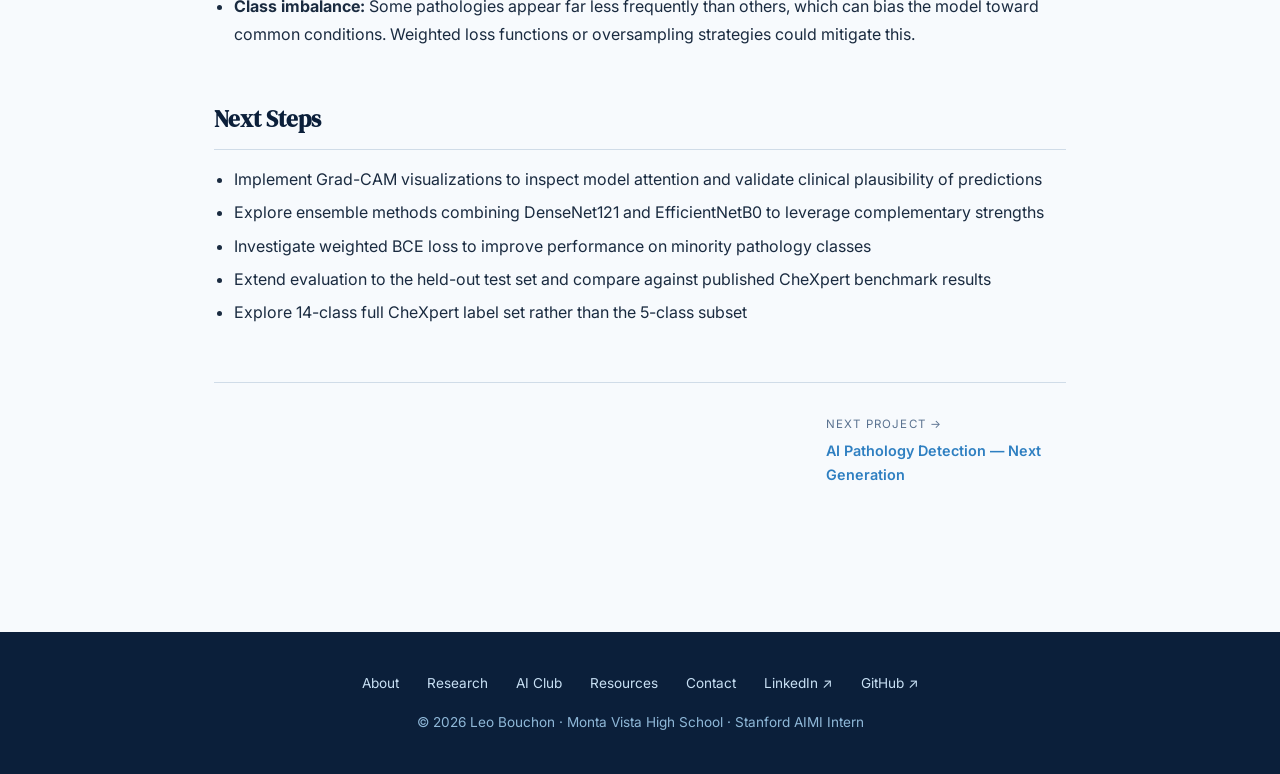
<file: research/lung-pathology.html>
<!DOCTYPE html>
<html lang="en">
<head>
  <meta charset="UTF-8" />
  <meta name="viewport" content="width=device-width, initial-scale=1.0" />
  <title>Lung Pathology Detection — Leo Bouchon</title>
  <link rel="stylesheet" href="../style.css" />
</head>
<body>
<script src="../nav.js"></script>

<section class="page-hero">
  <div class="page-hero-inner">
    <p class="page-eyebrow">Research · Project 1</p>
    <h1>Multi-Disease Lung Pathology Detection</h1>
    <p>DenseNet121 classifier for simultaneous detection of 5 thoracic conditions from chest X-rays.</p>
    <div style="margin-top: 20px; display: flex; gap: 12px; flex-wrap: wrap; align-items: center;">
      <span class="badge badge-complete" style="margin: 0;">Completed</span>
      <span style="font-family: var(--font-mono); font-size: 0.75rem; color: var(--ice-dim);">Stanford AIMI Internship · 2025–2026</span>
    </div>
  </div>
</section>

<div class="main-content">
  <a href="../research.html" class="back-link">← Back to Research</a>

  <!-- METRICS BAR -->
  <div class="metrics-bar">
    <div class="metric-item">
      <span class="metric-val">0.9011</span>
      <span class="metric-label">Mean Validation AUROC</span>
    </div>
    <div class="metric-item">
      <span class="metric-val">0.8108</span>
      <span class="metric-label">Mean Sensitivity</span>
    </div>
    <div class="metric-item">
      <span class="metric-val">0.8060</span>
      <span class="metric-label">Mean Specificity</span>
    </div>
    <div class="metric-item">
      <span class="metric-val">223K</span>
      <span class="metric-label">Radiographs</span>
    </div>
    <div class="metric-item">
      <span class="metric-val">5</span>
      <span class="metric-label">Pathologies</span>
    </div>
  </div>

  <!-- CLINICAL BACKGROUND -->
  <div class="content-section">
    <h2>Clinical Background</h2>
    <p>
      Thoracic diseases are among the most prevalent and high-stakes conditions in emergency and primary care. Conditions such as pneumonia, pulmonary edema, and pleural effusion can be life-threatening if missed, yet many share overlapping symptoms — shortness of breath, fever, chest discomfort — that make bedside differentiation unreliable.
    </p>
    <p>
      Chest radiography remains the most widely used first-line imaging tool for thoracic disease, but radiologist availability is a bottleneck in high-volume settings. An AI screening assistant capable of simultaneously flagging multiple pathologies from a single X-ray could help triage patients more effectively and reduce diagnostic delay.
    </p>
    <p>
      This project addresses that challenge directly: building a multi-label deep learning classifier capable of detecting 5 distinct thoracic conditions from a single chest radiograph with clinically meaningful sensitivity and specificity.
    </p>
  </div>

  <!-- DATASET -->
  <div class="content-section">
    <h2>Dataset</h2>
    <p>
      <strong>CheXpert Plus</strong> (Stanford AIMI, 2026) is one of the largest publicly available chest radiograph datasets, comprising 223,462 radiographs from 187,711 studies across 64,725 patients. The dataset provides labels for 14 pathologies derived from radiology reports using automated NLP labeling.
    </p>

    <div class="info-box">
      <strong>Label uncertainty challenge:</strong> CheXpert's automated labeling pipeline produces three label states — positive (1), negative (0), and uncertain (u). Uncertain labels represent cases where the radiologist report was ambiguous. Handling these correctly is critical to model performance.
    </div>

    <p>
      <strong>Preprocessing — U-Ones policy:</strong> Uncertain labels were mapped to positive (1), and missing labels to negative (0). This conservative approach reduces false negatives, which is preferable in a clinical screening context where missing a disease is more costly than a false alarm.
    </p>

    <p><strong>Train / Validation / Test Split:</strong></p>
    <ul>
      <li>Training: 70%</li>
      <li>Validation: 15%</li>
      <li>Test: 15%</li>
    </ul>

    <p><strong>Augmentation:</strong> Random horizontal flips and color jitter were applied during training to improve generalization and reduce overfitting. Low-quality and blurry images were filtered from the dataset prior to training. Images were uniformly resized for network input.</p>

    <p><strong>Pathologies detected (5-class multi-label):</strong></p>
    <div class="tags">
      <span class="tag">Atelectasis</span>
      <span class="tag">Cardiomegaly</span>
      <span class="tag">Consolidation</span>
      <span class="tag">Edema</span>
      <span class="tag">Pleural Effusion</span>
    </div>
  </div>

  <!-- MODEL ARCHITECTURE -->
  <div class="content-section">
    <h2>Model Architecture</h2>
    <p>
      I selected <strong>DenseNet121</strong> as the backbone for this classifier. DenseNet (Densely Connected Convolutional Network) uses a unique architectural principle where each layer receives feature maps from all preceding layers via dense blocks connected by transition layers. This dense connectivity encourages feature reuse, reduces vanishing gradients, and substantially reduces the number of parameters compared to equivalent ResNet architectures.
    </p>
    <p>
      DenseNet121 has been widely validated for chest X-ray classification tasks (notably in the original CheXNet paper from Stanford), making it a well-motivated choice for this dataset.
    </p>
    <p>
      The model was configured for multi-label classification with a sigmoid output layer (one sigmoid unit per pathology class), allowing independent probability estimates for each condition from a single forward pass.
    </p>
    <p>
      <strong>Weights:</strong> The model was initialized with ImageNet-pretrained weights, which provide strong low-level feature representations (edges, textures, shapes) that transfer effectively to medical imaging tasks — reducing overfitting on the label-noisy portions of the dataset.
    </p>
    <div class="tags">
      <span class="tag">DenseNet121</span>
      <span class="tag">ImageNet Pretrained</span>
      <span class="tag">Multi-label Sigmoid Output</span>
      <span class="tag">Dense Blocks</span>
      <span class="tag">Transition Layers</span>
    </div>
  </div>

  <!-- TRAINING -->
  <div class="content-section">
    <h2>Training &amp; Methodology</h2>

    <p><strong>Loss function:</strong> Binary Cross-Entropy (BCE) with logits, applied independently to each of the 5 output classes. A masked average loss was used to handle missing labels without penalizing the model for conditions not documented in a given study.</p>

    <p><strong>Optimizer:</strong> Adam with an initial learning rate of 0.0001.</p>

    <p><strong>Learning rate schedule:</strong> Reduce on Plateau — the learning rate was automatically reduced when validation loss stopped improving, allowing the model to converge more precisely in later training stages.</p>

    <p>
      <strong>Early stopping (custom implementation):</strong> Rather than training for a fixed number of epochs, I implemented a custom early stopping rule based on the validation AUROC rather than validation loss. Training was halted automatically after <strong>3 consecutive epochs where AUROC did not improve</strong> beyond the current best. This approach:
    </p>
    <ul>
      <li>Prevents overfitting more precisely than loss-based stopping, since AUROC directly measures discriminative performance</li>
      <li>Eliminates the need to manually tune epoch count — the model runs until it converges</li>
      <li>Saved compute by terminating runs that had plateaued</li>
    </ul>

    <p><strong>Hardware/environment:</strong> [Add your training environment here — e.g., Google Colab Pro, local GPU, Stanford compute cluster]</p>
  </div>

  <!-- RESULTS -->
  <div class="content-section">
    <h2>Results</h2>

    <p>The DenseNet121 model achieved a mean validation AUROC of <strong>0.9011</strong>, representing a 13.32% improvement over the DenseNet121 baseline (0.7952). Mean sensitivity improved by 13.57% and mean specificity by 13.52%.</p>

    <table class="results-table">
      <thead>
        <tr>
          <th>Method</th>
          <th>Mean Validation AUROC</th>
          <th>Mean Sensitivity</th>
          <th>Mean Specificity</th>
        </tr>
      </thead>
      <tbody>
        <tr>
          <td>Baseline DenseNet121</td>
          <td class="auc-highlight">0.7952</td>
          <td>0.7139</td>
          <td>0.7100</td>
        </tr>
        <tr>
          <td><strong>DenseNet121 (This Model)</strong></td>
          <td class="auc-highlight" style="color: var(--success); font-size: 1.05rem;">0.9011 (+13.32%)</td>
          <td>0.8108 (+13.57%)</td>
          <td>0.8060 (+13.52%)</td>
        </tr>
        <tr>
          <td>Baseline EfficientNetB0 (teammates)</td>
          <td class="auc-highlight">0.7948</td>
          <td>0.7536</td>
          <td>0.7017</td>
        </tr>
        <tr>
          <td>EfficientNetB0 with CBAM (teammates)</td>
          <td class="auc-highlight">0.8530 (+7.32%)</td>
          <td>0.7801 (+3.52%)</td>
          <td>0.8198 (+16.83%)</td>
        </tr>
      </tbody>
    </table>

    <div class="info-box">
      <strong>Individual pathology AUROC scores</strong> are available in the full research poster below. DenseNet121 outperformed EfficientNetB0 on mean AUROC, while EfficientNetB0 showed stronger improvements in specificity — suggesting the two architectures have complementary strengths that a hybrid approach could exploit.
    </div>

    <p style="margin-top: 20px;"><strong>Research Poster:</strong></p>
    <div class="poster-frame">
      <embed src="../AIMI_Group3_Poster.pdf" type="application/pdf" />
    </div>
    <p style="font-size: 0.82rem; color: var(--text-muted); margin-top: 8px;">
      If the PDF doesn't render above, <a href="../AIMI_Group3_Poster.pdf" target="_blank" style="color: var(--accent);">open it here ↗</a>
    </p>
  </div>

  <!-- LIMITATIONS -->
  <div class="content-section">
    <h2>Limitations &amp; Honest Reflection</h2>
    <p>
      Despite strong aggregate metrics, several meaningful limitations remain:
    </p>
    <ul>
      <li><strong>Visually similar pathologies:</strong> Both DenseNet121 and EfficientNetB0 struggled to distinguish between pathologies with overlapping radiographic appearances — notably Consolidation vs. Atelectasis, and Edema vs. Pleural Effusion. These remain the lowest individual-class AUROC scores.</li>
      <li><strong>Label noise:</strong> CheXpert's NLP-derived labels contain inherent noise. The U-Ones mapping addresses uncertainty conservatively but introduces false positives in pathologies where uncertain labels are common.</li>
      <li><strong>Dataset bias:</strong> CheXpert Plus is drawn from a single health system (Stanford). Model generalization to populations with different imaging protocols, equipment, or disease prevalence distributions has not been validated.</li>
      <li><strong>No Grad-CAM validation yet:</strong> Visual inspection of attention maps to confirm the model focuses on clinically relevant regions (rather than spurious correlations) is planned but not yet completed.</li>
      <li><strong>Class imbalance:</strong> Some pathologies appear far less frequently than others, which can bias the model toward common conditions. Weighted loss functions or oversampling strategies could mitigate this.</li>
    </ul>
  </div>

  <!-- NEXT STEPS -->
  <div class="content-section">
    <h2>Next Steps</h2>
    <ul>
      <li>Implement Grad-CAM visualizations to inspect model attention and validate clinical plausibility of predictions</li>
      <li>Explore ensemble methods combining DenseNet121 and EfficientNetB0 to leverage complementary strengths</li>
      <li>Investigate weighted BCE loss to improve performance on minority pathology classes</li>
      <li>Extend evaluation to the held-out test set and compare against published CheXpert benchmark results</li>
      <li>Explore 14-class full CheXpert label set rather than the 5-class subset</li>
    </ul>
  </div>

  <!-- PREV / NEXT -->
  <div class="prev-next">
    <div></div>
    <a href="ai-pathology.html">
      <span class="pn-label">Next Project →</span>
      <span class="pn-title">AI Pathology Detection — Next Generation</span>
    </a>
  </div>
</div>

</body>
</html>
</file>
<file: style.css>
/* =============================================
   LEO BOUCHON — AI MEDICAL IMAGING PORTFOLIO
   Design tokens: navy/white clinical + ice-blue accents
   ============================================= */

@import url('https://fonts.googleapis.com/css2?family=DM+Serif+Display:ital@0;1&family=Inter:wght@300;400;500;600&family=JetBrains+Mono:wght@400;500&display=swap');

:root {
  --navy:        #0B1F3A;
  --navy-mid:    #132a50;
  --navy-light:  #1e3f6f;
  --ice:         #C8E0F4;
  --ice-dim:     #8fb8d8;
  --white:       #F7FAFD;
  --off-white:   #EDF2F7;
  --text:        #1A2B40;
  --text-muted:  #5a7290;
  --border:      #d0dce8;
  --accent:      #2E7FC1;
  --accent-dark: #1a5d96;
  --success:     #2a9d6e;
  --tag-bg:      #ddeef9;

  --font-display: 'DM Serif Display', Georgia, serif;
  --font-body:    'Inter', system-ui, sans-serif;
  --font-mono:    'JetBrains Mono', monospace;

  --radius:   8px;
  --radius-lg: 14px;
  --shadow:   0 2px 12px rgba(11,31,58,0.10);
  --shadow-lg: 0 6px 32px rgba(11,31,58,0.14);
}

*, *::before, *::after { box-sizing: border-box; margin: 0; padding: 0; }

html { scroll-behavior: smooth; }

body {
  font-family: var(--font-body);
  background: var(--white);
  color: var(--text);
  line-height: 1.7;
  font-size: 16px;
}

/* ---- NAV ---- */
nav {
  position: sticky;
  top: 0;
  z-index: 100;
  background: var(--navy);
  border-bottom: 1px solid var(--navy-light);
  display: flex;
  align-items: center;
  justify-content: space-between;
  padding: 0 48px;
  height: 62px;
}

.nav-logo {
  font-family: var(--font-display);
  font-size: 1.15rem;
  color: var(--white);
  text-decoration: none;
  letter-spacing: 0.01em;
}

.nav-logo span {
  color: var(--ice);
}

.nav-links {
  display: flex;
  gap: 32px;
  list-style: none;
  align-items: center;
}

.nav-links a {
  color: var(--ice-dim);
  text-decoration: none;
  font-size: 0.875rem;
  font-weight: 500;
  letter-spacing: 0.03em;
  transition: color 0.2s;
}

.nav-links a:hover,
.nav-links a.active { color: var(--white); }

.nav-links .nav-cta {
  background: var(--accent);
  color: var(--white) !important;
  padding: 7px 18px;
  border-radius: 6px;
  transition: background 0.2s;
}

.nav-links .nav-cta:hover { background: var(--accent-dark); }

/* ---- FOOTER ---- */
footer {
  background: var(--navy);
  color: var(--ice-dim);
  text-align: center;
  padding: 40px 24px;
  font-size: 0.85rem;
  margin-top: 80px;
}

footer a { color: var(--ice); text-decoration: none; }
footer a:hover { text-decoration: underline; }
footer .footer-links { display: flex; justify-content: center; gap: 28px; margin-bottom: 16px; }

/* ---- HERO (homepage) ---- */
.hero {
  background: var(--navy);
  color: var(--white);
  padding: 96px 48px 80px;
  position: relative;
  overflow: hidden;
}

.hero::before {
  content: '';
  position: absolute;
  top: -60px; right: -80px;
  width: 520px; height: 520px;
  border-radius: 50%;
  background: radial-gradient(circle, rgba(46,127,193,0.18) 0%, transparent 70%);
  pointer-events: none;
}

.hero-inner {
  max-width: 820px;
  margin: 0 auto;
  text-align: center;
  position: relative;
  z-index: 1;
}

.hero-eyebrow {
  font-family: var(--font-mono);
  font-size: 0.78rem;
  letter-spacing: 0.12em;
  color: var(--ice);
  text-transform: uppercase;
  margin-bottom: 20px;
}

.hero h1 {
  font-family: var(--font-display);
  font-size: clamp(2.4rem, 5vw, 3.6rem);
  line-height: 1.15;
  color: var(--white);
  margin-bottom: 24px;
}

.hero h1 em {
  font-style: italic;
  color: var(--ice);
}

.hero-sub {
  font-size: 1.1rem;
  color: var(--ice-dim);
  max-width: 580px;
  margin: 0 auto 40px;
  font-weight: 300;
}

.hero-stats {
  display: flex;
  gap: 40px;
  margin-bottom: 44px;
  flex-wrap: wrap;
  justify-content: center;
}

.hero-stat-val {
  font-family: var(--font-display);
  font-size: 2rem;
  color: var(--ice);
  display: block;
}

.hero-stat-label {
  font-size: 0.78rem;
  color: var(--ice-dim);
  letter-spacing: 0.06em;
  text-transform: uppercase;
}

.btn-row { display: flex; gap: 14px; flex-wrap: wrap; justify-content: center; }

.btn {
  display: inline-block;
  padding: 13px 28px;
  border-radius: var(--radius);
  font-size: 0.9rem;
  font-weight: 600;
  text-decoration: none;
  transition: all 0.2s;
  cursor: pointer;
  border: none;
}

.btn-primary {
  background: var(--accent);
  color: var(--white);
}
.btn-primary:hover { background: var(--accent-dark); }

.btn-ghost {
  background: transparent;
  color: var(--ice);
  border: 1.5px solid var(--ice-dim);
}
.btn-ghost:hover { border-color: var(--ice); color: var(--white); }

/* ---- PAGE HERO (inner pages) ---- */
.page-hero {
  background: var(--navy);
  color: var(--white);
  padding: 64px 48px 56px;
}

.page-hero-inner { max-width: 900px; margin: 0 auto; }

.page-eyebrow {
  font-family: var(--font-mono);
  font-size: 0.75rem;
  letter-spacing: 0.12em;
  color: var(--ice-dim);
  text-transform: uppercase;
  margin-bottom: 14px;
}

.page-hero h1 {
  font-family: var(--font-display);
  font-size: clamp(1.8rem, 4vw, 2.8rem);
  line-height: 1.2;
  margin-bottom: 14px;
}

.page-hero p {
  color: var(--ice-dim);
  font-size: 1.05rem;
  font-weight: 300;
  max-width: 640px;
}

/* ---- MAIN CONTENT WRAPPER ---- */
.main-content {
  max-width: 900px;
  margin: 0 auto;
  padding: 64px 24px;
}

.section-title {
  font-family: var(--font-display);
  font-size: 1.6rem;
  color: var(--navy);
  margin-bottom: 8px;
}

.section-sub {
  color: var(--text-muted);
  font-size: 0.95rem;
  margin-bottom: 36px;
}

/* ---- CARDS ---- */
.card-grid {
  display: grid;
  grid-template-columns: repeat(auto-fill, minmax(280px, 1fr));
  gap: 24px;
  margin-bottom: 48px;
}

.card {
  background: var(--white);
  border: 1px solid var(--border);
  border-radius: var(--radius-lg);
  padding: 28px;
  box-shadow: var(--shadow);
  transition: box-shadow 0.2s, transform 0.2s;
}

.card:hover {
  box-shadow: var(--shadow-lg);
  transform: translateY(-2px);
}

.card-eyebrow {
  font-family: var(--font-mono);
  font-size: 0.7rem;
  letter-spacing: 0.1em;
  text-transform: uppercase;
  color: var(--accent);
  margin-bottom: 10px;
}

.card h3 {
  font-family: var(--font-display);
  font-size: 1.2rem;
  color: var(--navy);
  margin-bottom: 10px;
}

.card p {
  font-size: 0.9rem;
  color: var(--text-muted);
  margin-bottom: 18px;
}

.card a.btn { font-size: 0.82rem; padding: 9px 18px; }

/* ---- STATUS BADGES ---- */
.badge {
  display: inline-block;
  font-size: 0.7rem;
  font-weight: 600;
  letter-spacing: 0.08em;
  text-transform: uppercase;
  padding: 4px 10px;
  border-radius: 20px;
  margin-bottom: 14px;
}

.badge-complete { background: #d4edda; color: #1a6b3c; }
.badge-progress { background: #fff3cd; color: #856404; }
.badge-soon     { background: var(--off-white); color: var(--text-muted); }

/* ---- METRICS BAR (project pages) ---- */
.metrics-bar {
  background: var(--navy);
  display: flex;
  gap: 0;
  border-radius: var(--radius-lg);
  overflow: hidden;
  margin-bottom: 48px;
}

.metric-item {
  flex: 1;
  padding: 24px 28px;
  border-right: 1px solid var(--navy-light);
}

.metric-item:last-child { border-right: none; }

.metric-val {
  font-family: var(--font-display);
  font-size: 1.9rem;
  color: var(--ice);
  display: block;
}

.metric-label {
  font-size: 0.72rem;
  letter-spacing: 0.1em;
  text-transform: uppercase;
  color: var(--ice-dim);
  margin-top: 4px;
}

/* ---- RESULTS TABLE ---- */
.results-table {
  width: 100%;
  border-collapse: collapse;
  margin-bottom: 40px;
  font-size: 0.9rem;
}

.results-table th {
  background: var(--navy);
  color: var(--ice);
  padding: 12px 16px;
  text-align: left;
  font-weight: 500;
  font-size: 0.78rem;
  letter-spacing: 0.06em;
  text-transform: uppercase;
}

.results-table td {
  padding: 12px 16px;
  border-bottom: 1px solid var(--border);
  color: var(--text);
}

.results-table tr:nth-child(even) td { background: var(--off-white); }
.results-table tr:hover td { background: var(--tag-bg); }

.auc-highlight {
  font-weight: 600;
  color: var(--accent-dark);
  font-family: var(--font-mono);
}

/* ---- SECTION BLOCKS ---- */
.content-section {
  margin-bottom: 52px;
}

.content-section h2 {
  font-family: var(--font-display);
  font-size: 1.45rem;
  color: var(--navy);
  margin-bottom: 16px;
  padding-bottom: 10px;
  border-bottom: 1px solid var(--border);
}

.content-section p {
  color: var(--text);
  margin-bottom: 14px;
  line-height: 1.75;
}

.content-section ul, .content-section ol {
  padding-left: 20px;
  color: var(--text);
  margin-bottom: 14px;
}

.content-section li { margin-bottom: 6px; line-height: 1.7; }

/* ---- TAG PILLS ---- */
.tags { display: flex; flex-wrap: wrap; gap: 8px; margin: 16px 0; }

.tag {
  background: var(--tag-bg);
  color: var(--accent-dark);
  font-size: 0.78rem;
  font-weight: 500;
  padding: 5px 12px;
  border-radius: 20px;
  font-family: var(--font-mono);
}

/* ---- INFO BOX ---- */
.info-box {
  background: var(--tag-bg);
  border-left: 3px solid var(--accent);
  padding: 18px 22px;
  border-radius: 0 var(--radius) var(--radius) 0;
  margin: 20px 0;
  font-size: 0.92rem;
  color: var(--navy-mid);
}

/* ---- POSTER EMBED ---- */
.poster-frame {
  border: 1px solid var(--border);
  border-radius: var(--radius-lg);
  overflow: hidden;
  box-shadow: var(--shadow-lg);
  margin: 24px 0;
}

.poster-frame iframe, .poster-frame embed {
  width: 100%;
  height: 600px;
  display: block;
}

/* ---- ABOUT PAGE ---- */
.about-grid {
  display: grid;
  grid-template-columns: 1fr 2fr;
  gap: 48px;
  align-items: start;
}

.about-sidebar .profile-placeholder {
  width: 100%;
  aspect-ratio: 3/4;
  background: var(--off-white);
  border: 1px solid var(--border);
  border-radius: var(--radius-lg);
  display: flex;
  align-items: center;
  justify-content: center;
  color: var(--text-muted);
  font-size: 0.85rem;
  text-align: center;
  padding: 16px;
}

.profile-photo {
  width: 100%;
  aspect-ratio: 3/4;
  object-fit: cover;
  border-radius: var(--radius-lg);
  display: block;
}

.timeline { position: relative; padding-left: 24px; }

.timeline::before {
  content: '';
  position: absolute;
  left: 0; top: 8px; bottom: 0;
  width: 2px;
  background: var(--border);
}

.timeline-item { position: relative; margin-bottom: 28px; }

.timeline-item::before {
  content: '';
  position: absolute;
  left: -28px; top: 8px;
  width: 10px; height: 10px;
  border-radius: 50%;
  background: var(--accent);
  border: 2px solid var(--white);
  box-shadow: 0 0 0 2px var(--accent);
}

.timeline-date {
  font-family: var(--font-mono);
  font-size: 0.72rem;
  color: var(--accent);
  letter-spacing: 0.08em;
  text-transform: uppercase;
  margin-bottom: 4px;
}

.timeline-item h4 {
  font-weight: 600;
  color: var(--navy);
  margin-bottom: 4px;
}

.timeline-item p {
  font-size: 0.88rem;
  color: var(--text-muted);
}

/* ---- CLUB PAGE ---- */
.session-list { list-style: none; }

.session-item {
  display: flex;
  gap: 20px;
  padding: 20px 0;
  border-bottom: 1px solid var(--border);
  align-items: flex-start;
}

.session-num {
  font-family: var(--font-mono);
  font-size: 0.8rem;
  color: var(--accent);
  min-width: 32px;
  margin-top: 2px;
}

.session-item h4 { font-weight: 600; color: var(--navy); margin-bottom: 4px; }
.session-item p { font-size: 0.88rem; color: var(--text-muted); }

/* ---- RESOURCES PAGE ---- */
.resource-group { margin-bottom: 40px; }

.resource-group h3 {
  font-family: var(--font-display);
  font-size: 1.15rem;
  color: var(--navy);
  margin-bottom: 16px;
}

.resource-item {
  display: flex;
  align-items: flex-start;
  gap: 14px;
  padding: 14px 0;
  border-bottom: 1px solid var(--border);
}

.resource-icon {
  width: 36px; height: 36px;
  border-radius: 8px;
  background: var(--tag-bg);
  display: flex;
  align-items: center;
  justify-content: center;
  font-size: 1rem;
  flex-shrink: 0;
}

.resource-item h4 { font-size: 0.95rem; font-weight: 600; color: var(--navy); }
.resource-item p  { font-size: 0.84rem; color: var(--text-muted); }
.resource-item a  { font-size: 0.82rem; color: var(--accent); text-decoration: none; }
.resource-item a:hover { text-decoration: underline; }

/* ---- PREV/NEXT ---- */
.prev-next {
  display: flex;
  justify-content: space-between;
  gap: 16px;
  margin-top: 56px;
  padding-top: 32px;
  border-top: 1px solid var(--border);
}

.prev-next a {
  display: flex;
  flex-direction: column;
  text-decoration: none;
  max-width: 240px;
}

.prev-next .pn-label {
  font-size: 0.72rem;
  text-transform: uppercase;
  letter-spacing: 0.1em;
  color: var(--text-muted);
  margin-bottom: 4px;
}

.prev-next .pn-title {
  font-weight: 600;
  color: var(--accent);
  font-size: 0.9rem;
}

.prev-next a:hover .pn-title { text-decoration: underline; }

/* ---- CONTACT PAGE ---- */
.contact-grid {
  display: grid;
  grid-template-columns: 1fr 1fr;
  gap: 24px;
}

.contact-card {
  background: var(--off-white);
  border: 1px solid var(--border);
  border-radius: var(--radius-lg);
  padding: 28px;
  text-align: center;
  display: flex;
  flex-direction: column;
  align-items: center;
}

.contact-card .contact-icon { font-size: 2rem; margin-bottom: 12px; }
.contact-card h3 { font-family: var(--font-display); color: var(--navy); margin-bottom: 8px; }
.contact-card p  { font-size: 0.88rem; color: var(--text-muted); margin-bottom: 0; flex: 1; }
.contact-card .btn { margin-top: 16px; width: 100%; box-sizing: border-box; }

/* ---- UTILITY ---- */
.divider { border: none; border-top: 1px solid var(--border); margin: 48px 0; }

.back-link {
  display: inline-flex;
  align-items: center;
  gap: 6px;
  color: var(--text-muted);
  text-decoration: none;
  font-size: 0.85rem;
  margin-bottom: 32px;
}
.back-link:hover { color: var(--accent); }

@media (max-width: 680px) {
  nav { padding: 0 20px; }
  .nav-links { gap: 16px; }
  .hero, .page-hero { padding: 52px 20px 44px; }
  .main-content { padding: 40px 20px; }
  .metrics-bar { flex-direction: column; }
  .about-grid { grid-template-columns: 1fr; }
  .contact-grid { grid-template-columns: 1fr; }
  .prev-next { flex-direction: column; }
}
</file>
